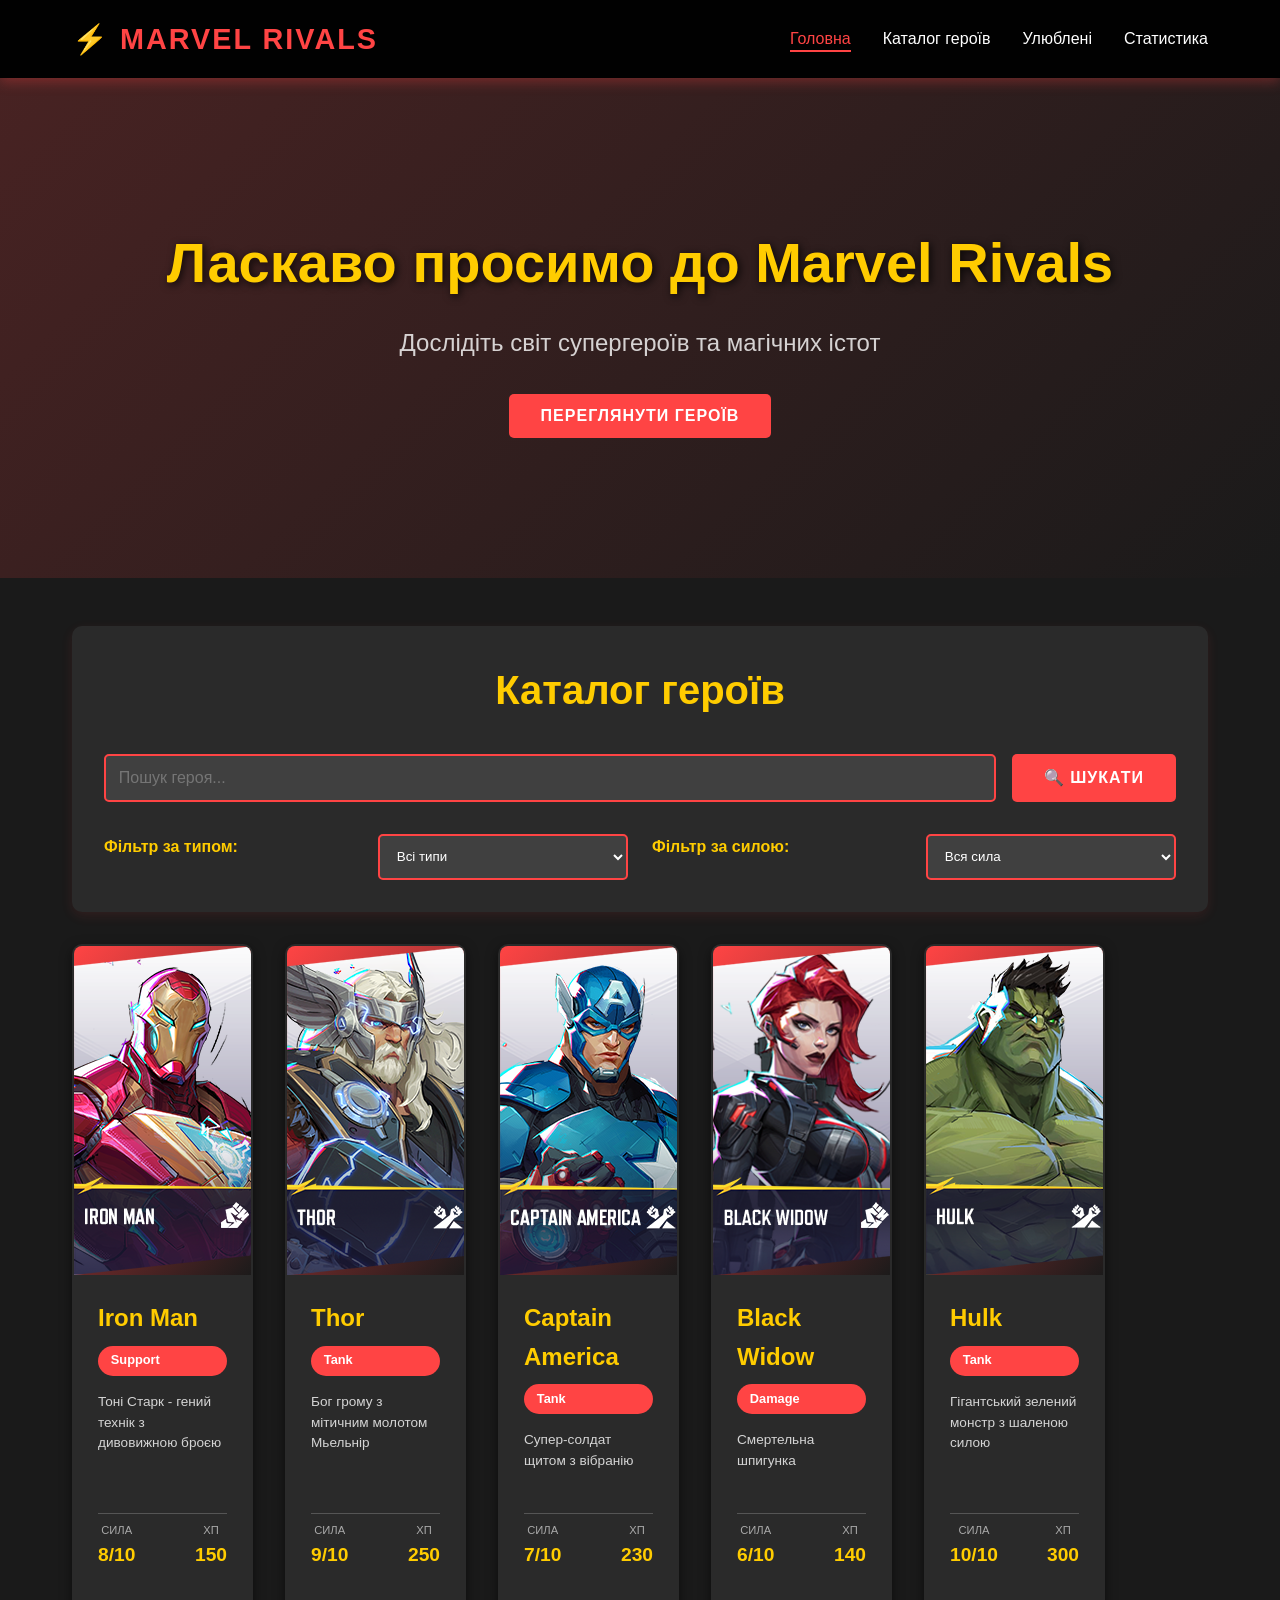
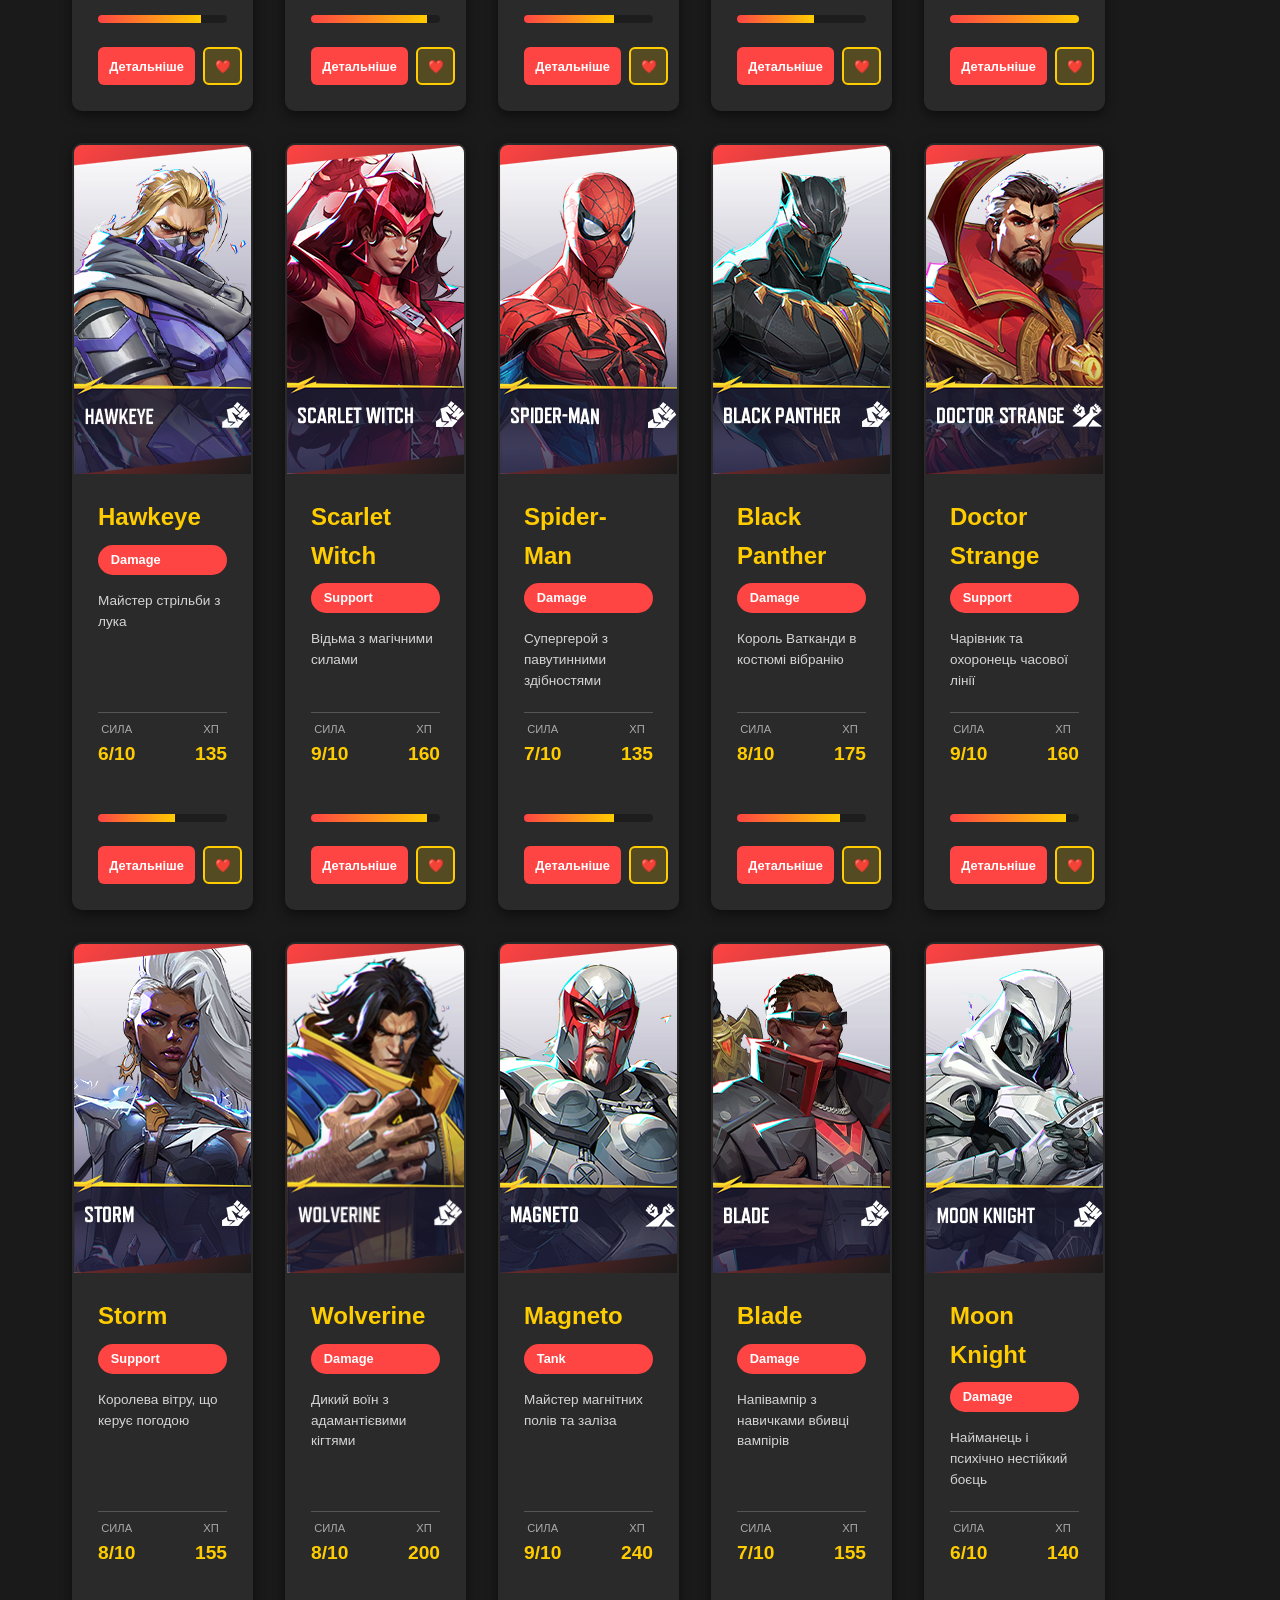
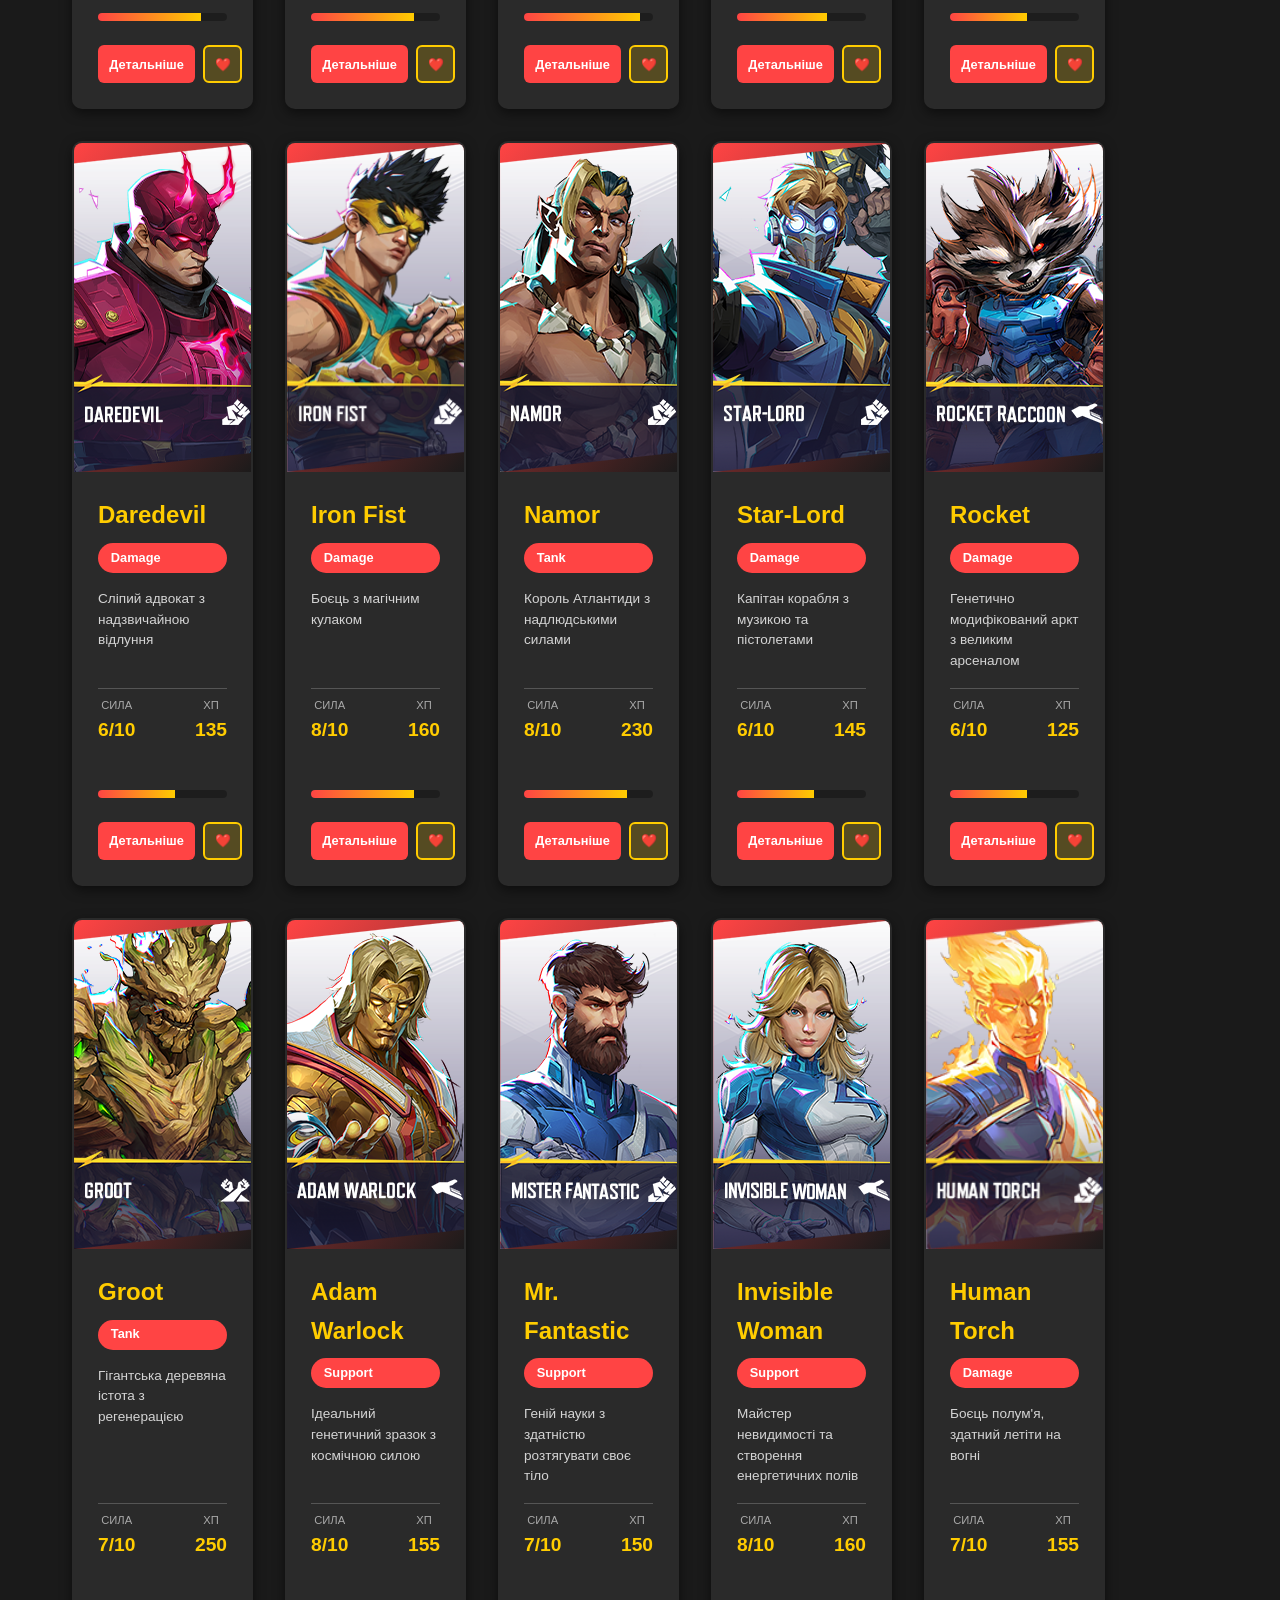
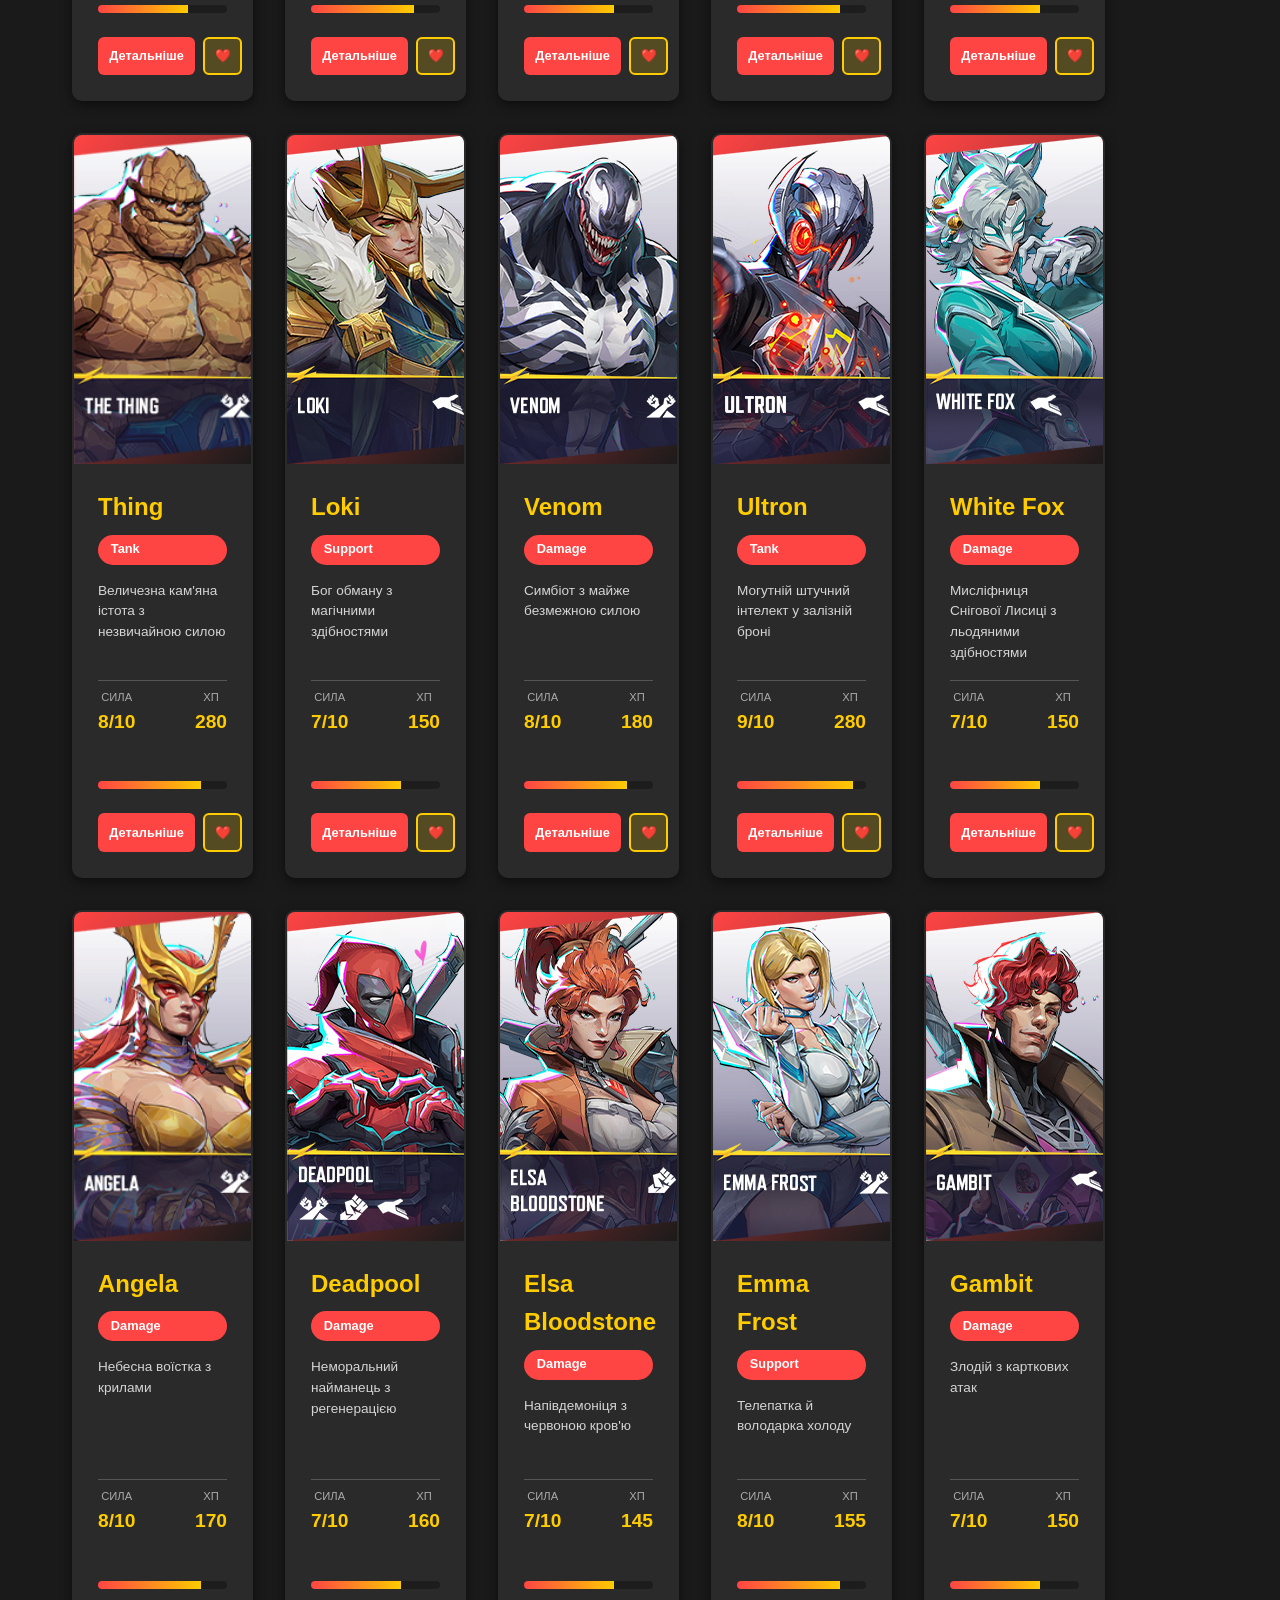
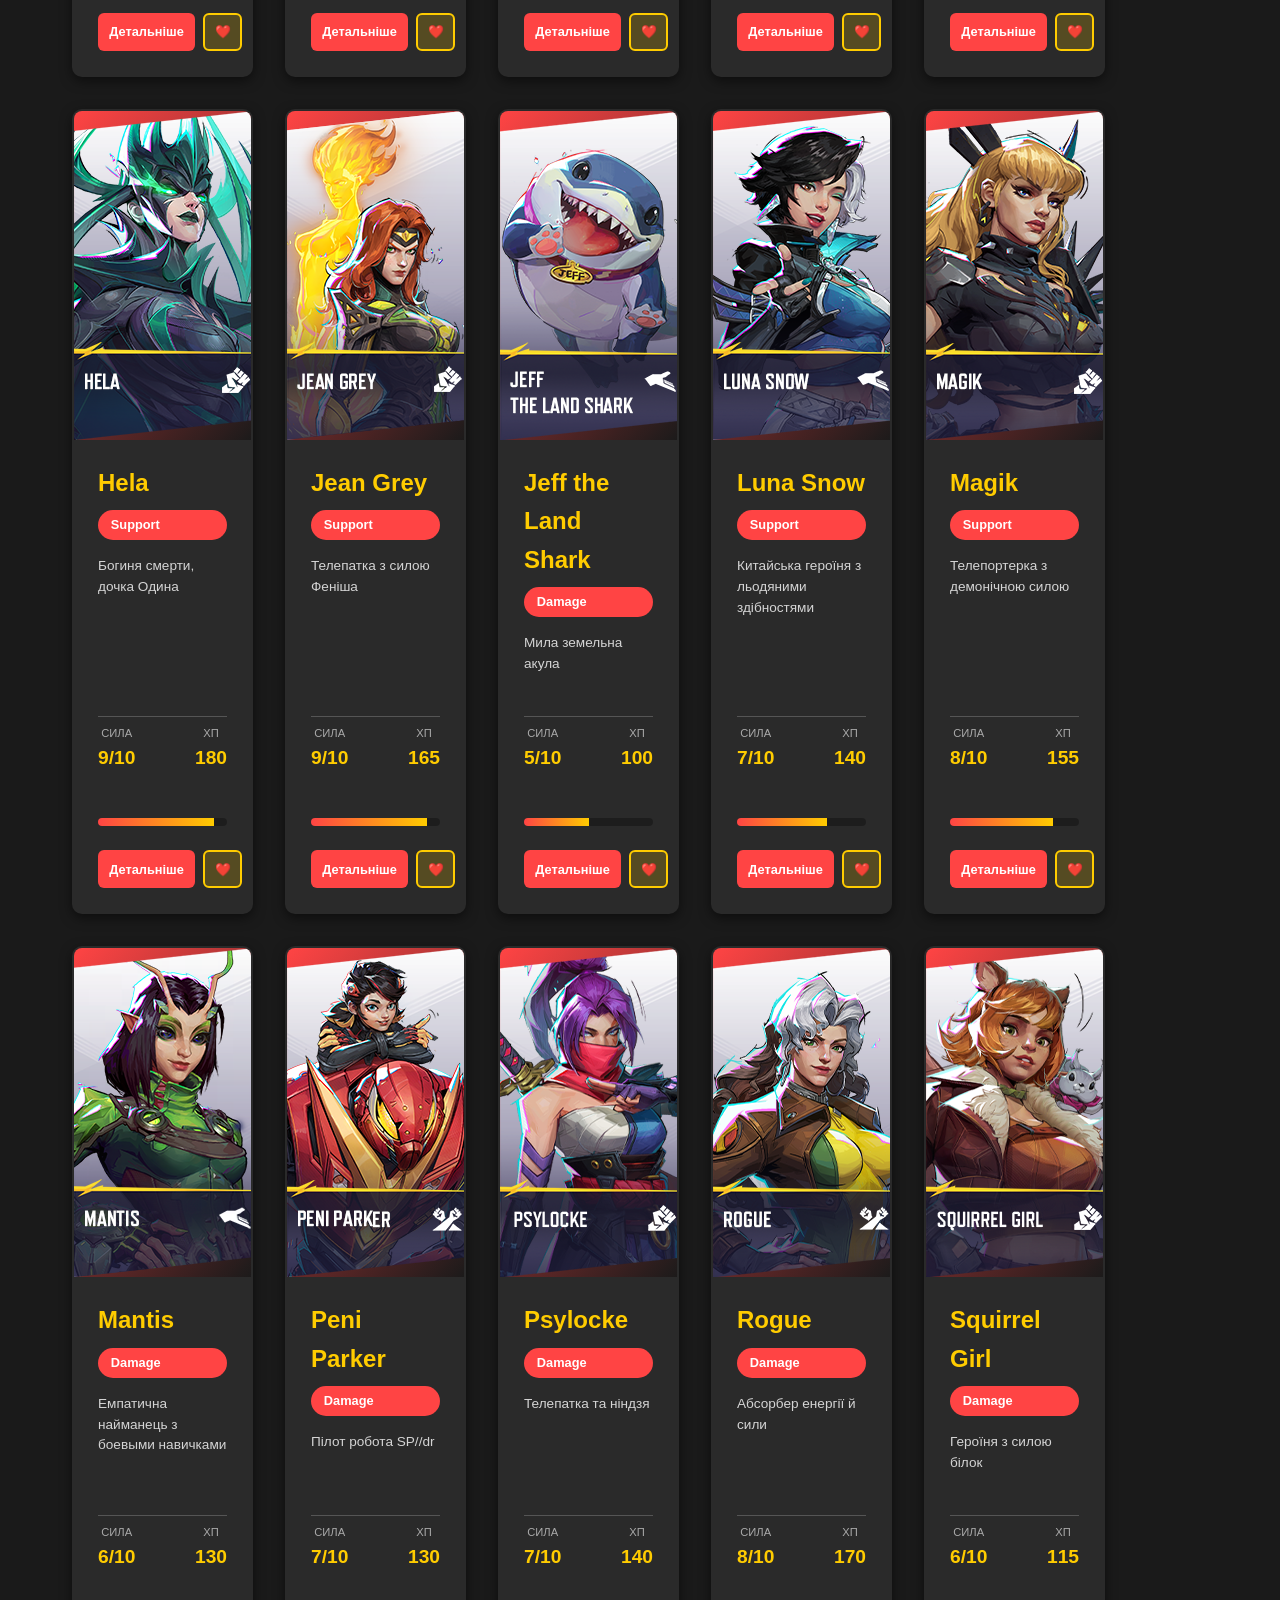
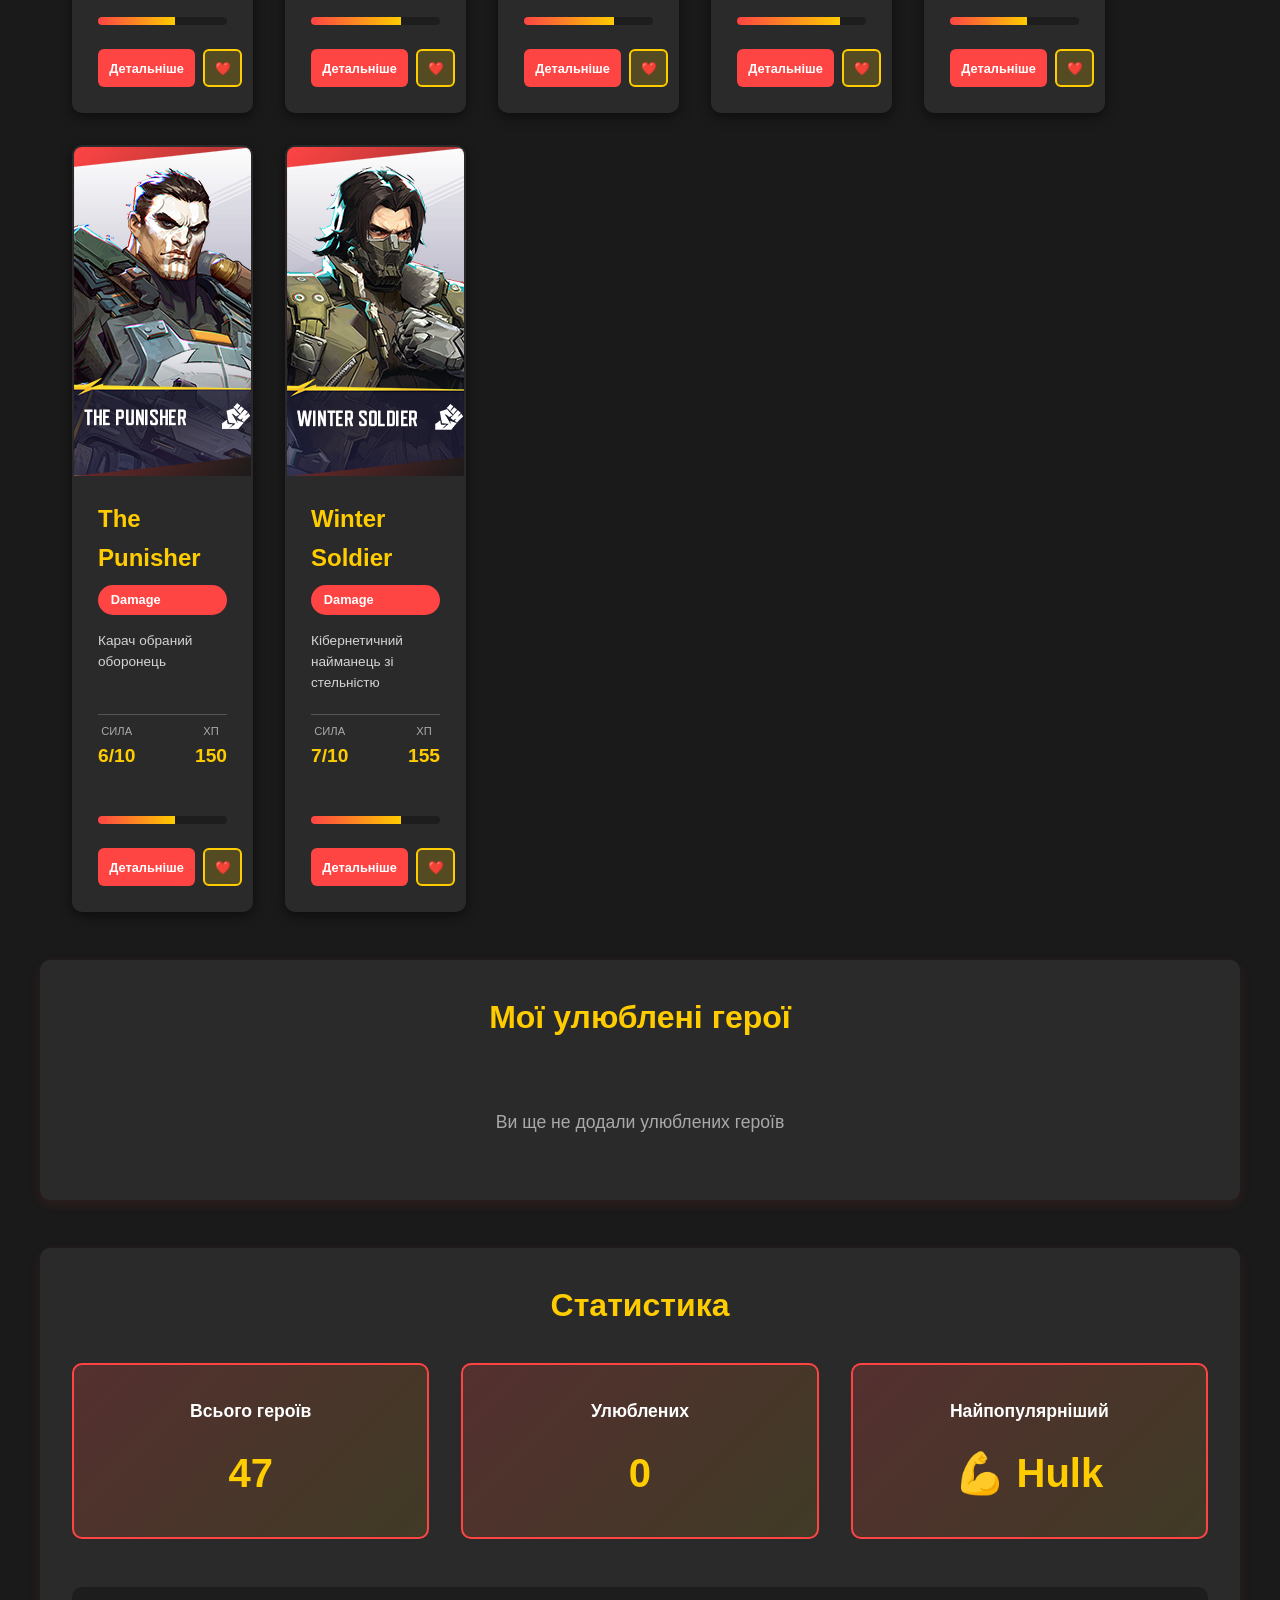
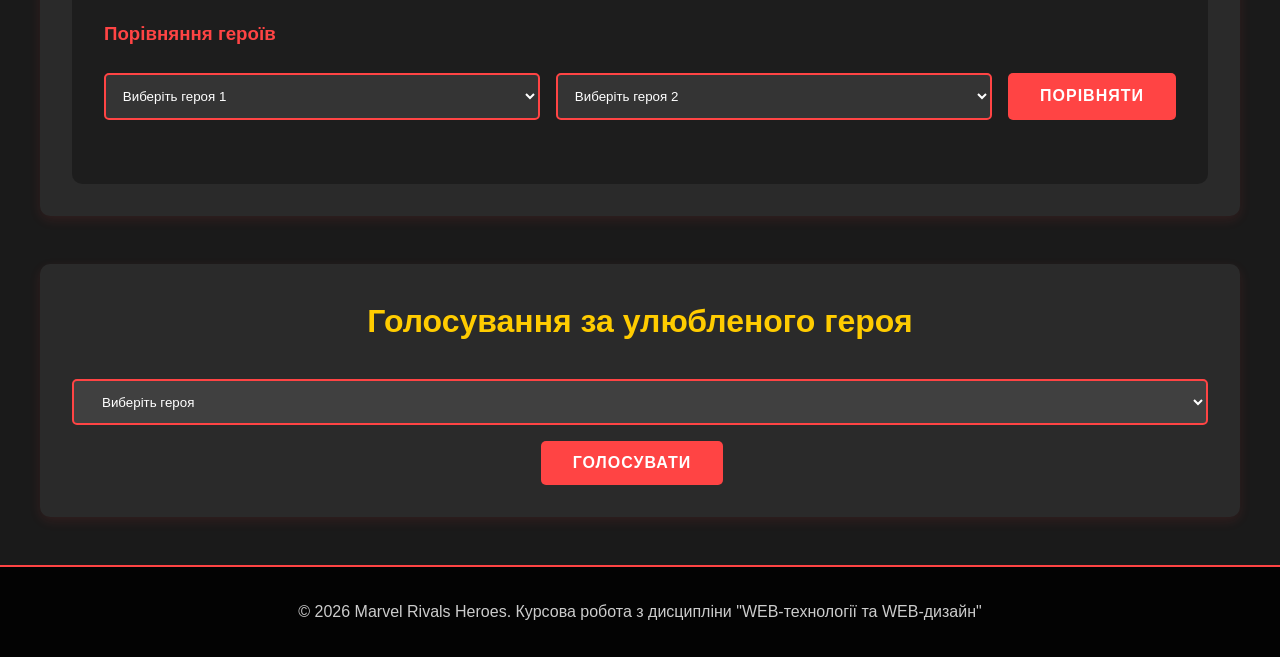
<file: index.html>
<!DOCTYPE html> <!-- Основний тип документу -->
<html lang="uk"> <!-- HTML элемент з мовою uk -->
<head> <!-- Голова документу -->
    <meta charset="UTF-8"> <!-- Кодування UTF-8 -->
    <meta name="viewport" content="width=device-width, initial-scale=1.0"> <!-- Meta viewport для адаптивного дизайну -->
    <title>Marvel Rivals - Герої та персонажі</title> <!-- Заголовок сторінки -->
    <link rel="stylesheet" href="css/styles.css"> <!-- Посилання на зовнішній CSS файл -->
</head> <!-- Кінець голови -->
<body> <!-- Основне тіло документу -->
    <!-- Навігаційне меню --> 
    <header> <!-- Header елемент для шапки -->
        <nav class="navbar"> <!-- Nav елемент з класом navbar -->
            <div class="nav-container"> <!-- DIV контейнер для навігації -->
                <span class="logo" onclick="window.open('https://www.marvelrivals.com', '_blank')">⚡ Marvel Rivals</span> <!-- Логотип посилання на офіційний сайт -->
                <ul class="nav-menu"> <!-- Ненумерований список навігації -->
                    <li><a href="#home" class="nav-link active">Головна</a></li> <!-- LI из A элемент с href -->
                    <li><a href="#catalog" class="nav-link">Каталог героїв</a></li> <!-- Link до каталогу -->
                    <li><a href="#favorites" class="nav-link">Улюблені</a></li> <!-- Link до улюблених -->
                    <li><a href="#stats" class="nav-link">Статистика</a></li> <!-- Link до статистики -->
                </ul> <!-- Кінець списка навігації -->
            </div> <!-- Кінець контейнеру -->
        </nav> <!-- Кінець навіции -->
    </header> <!-- Кінець header -->

    <!-- Основний контент сторінки --> 
    <main> <!-- Main елемент для основного контенту -->
        <!-- Головна секція --> 
        <section id="home" class="hero-section"> <!-- Section елемент z ID та класом -->
        <div class="hero-content"> <!-- DIV для контенту героя -->
            <h2>Ласкаво просимо до Marvel Rivals</h2> <!-- H2 заголовок -->
            <p>Дослідіть світ супергероїв та магічних істот</p> <!-- P елемент зі текстом -->
            <button class="btn-primary" onclick="scrollToSection('catalog')">Переглянути героїв</button> <!-- Button з класом та onclick -->
        </div> <!-- Кінець div -->
    </section> <!-- Кінець section -->

    <!-- Фільтрація та пошук --> 
    <section id="catalog" class="catalog-section">
        <div class="filter-container">
            <h2>Каталог героїв</h2>
            
            <div class="search-bar">
                <input type="text" id="searchInput" placeholder="Пошук героя..." class="search-input">
                <button onclick="searchHeroes()" class="btn-search">🔍 Шукати</button>
            </div>

            <div class="filter-controls">
                <label>Фільтр за типом:</label>
                <select id="typeFilter" onchange="filterHeroes()" class="filter-select">
                    <option value="">Всі типи</option>
                    <option value="Superhero">Супергерой</option>
                    <option value="Villain">Лиходій</option>
                    <option value="Mutant">Мутант</option>
                    <option value="Alien">Інопланетянин</option>
                </select>

                <label>Фільтр за силою:</label>
                <select id="powerFilter" onchange="filterHeroes()" class="filter-select">
                    <option value="">Вся сила</option>
                    <option value="1">1-2</option>
                    <option value="2">3-5</option>
                    <option value="3">6-8</option>
                    <option value="4">9-10</option>
                </select>
            </div>
        </div>

        <!-- Grid героїв -->
        <div id="heroesGrid" class="heroes-grid">
            <!-- Герої будуть завантажені через JavaScript -->
        </div>
    </section>

    <!-- Улюблені герої -->
    <section id="favorites" class="favorites-section">
        <h2>Мої улюблені герої</h2>
        <div id="favoritesList" class="favorites-list">
            <p class="empty-message">Ви ще не додали улюблених героїв</p>
        </div>
        </section>

        <!-- Статистика -->
        <section id="stats" class="stats-section">
        <h2>Статистика</h2>
        <div class="stats-container">
            <div class="stat-card">
                <h3>Всього героїв</h3>
                <p id="totalHeroes" class="stat-value">0</p>
            </div>
            <div class="stat-card">
                <h3>Улюблених</h3>
                <p id="favoritesCount" class="stat-value">0</p>
            </div>
            <div class="stat-card">
                <h3>Найпопулярніший</h3>
                <p id="mostPopular" class="stat-value">-</p>
            </div>
        </div>

        <div class="comparison-section">
            <h3>Порівняння героїв</h3>
            <div class="comparison-controls">
                <select id="hero1Select" class="filter-select">
                    <option value="">Виберіть героя 1</option>
                </select>
                <select id="hero2Select" class="filter-select">
                    <option value="">Виберіть героя 2</option>
                </select>
                <button onclick="compareHeroes()" class="btn-primary">Порівняти</button>
            </div>
            <div id="comparisonResult" class="comparison-result"></div>
        </div>
        </section>

        <!-- Форма голосування -->
        <section class="voting-section">
        <h2>Голосування за улюбленого героя</h2>
        <div class="vote-container">
            <select id="voteHero" class="filter-select">
                <option value="">Виберіть героя</option>
            </select>
            <button onclick="voteFavorite()" class="btn-primary">Голосувати</button>
            <p id="voteMessage" class="vote-message"></p>
        </div>
        </section>

        <!-- Модальне вікно для деталей героя -->
        <div id="heroModal" class="modal">
        <div class="modal-content">
            <span class="modal-close" onclick="closeModal()">&times;</span>
            <div id="heroDetail" class="hero-detail">
                <!-- Деталі героя будуть завантажені через JavaScript -->
            </div>
            </div>
        </div>
    </main> <!-- Кінець main -->

    <!-- Footer -->
    <footer>
        <p>&copy; 2026 Marvel Rivals Heroes. Курсова робота з дисципліни "WEB-технології та WEB-дизайн"</p>
    </footer>

    <script src="js/data-extended.js"></script>
    <script src="js/script.js"></script>
</body>
</html>
</file>
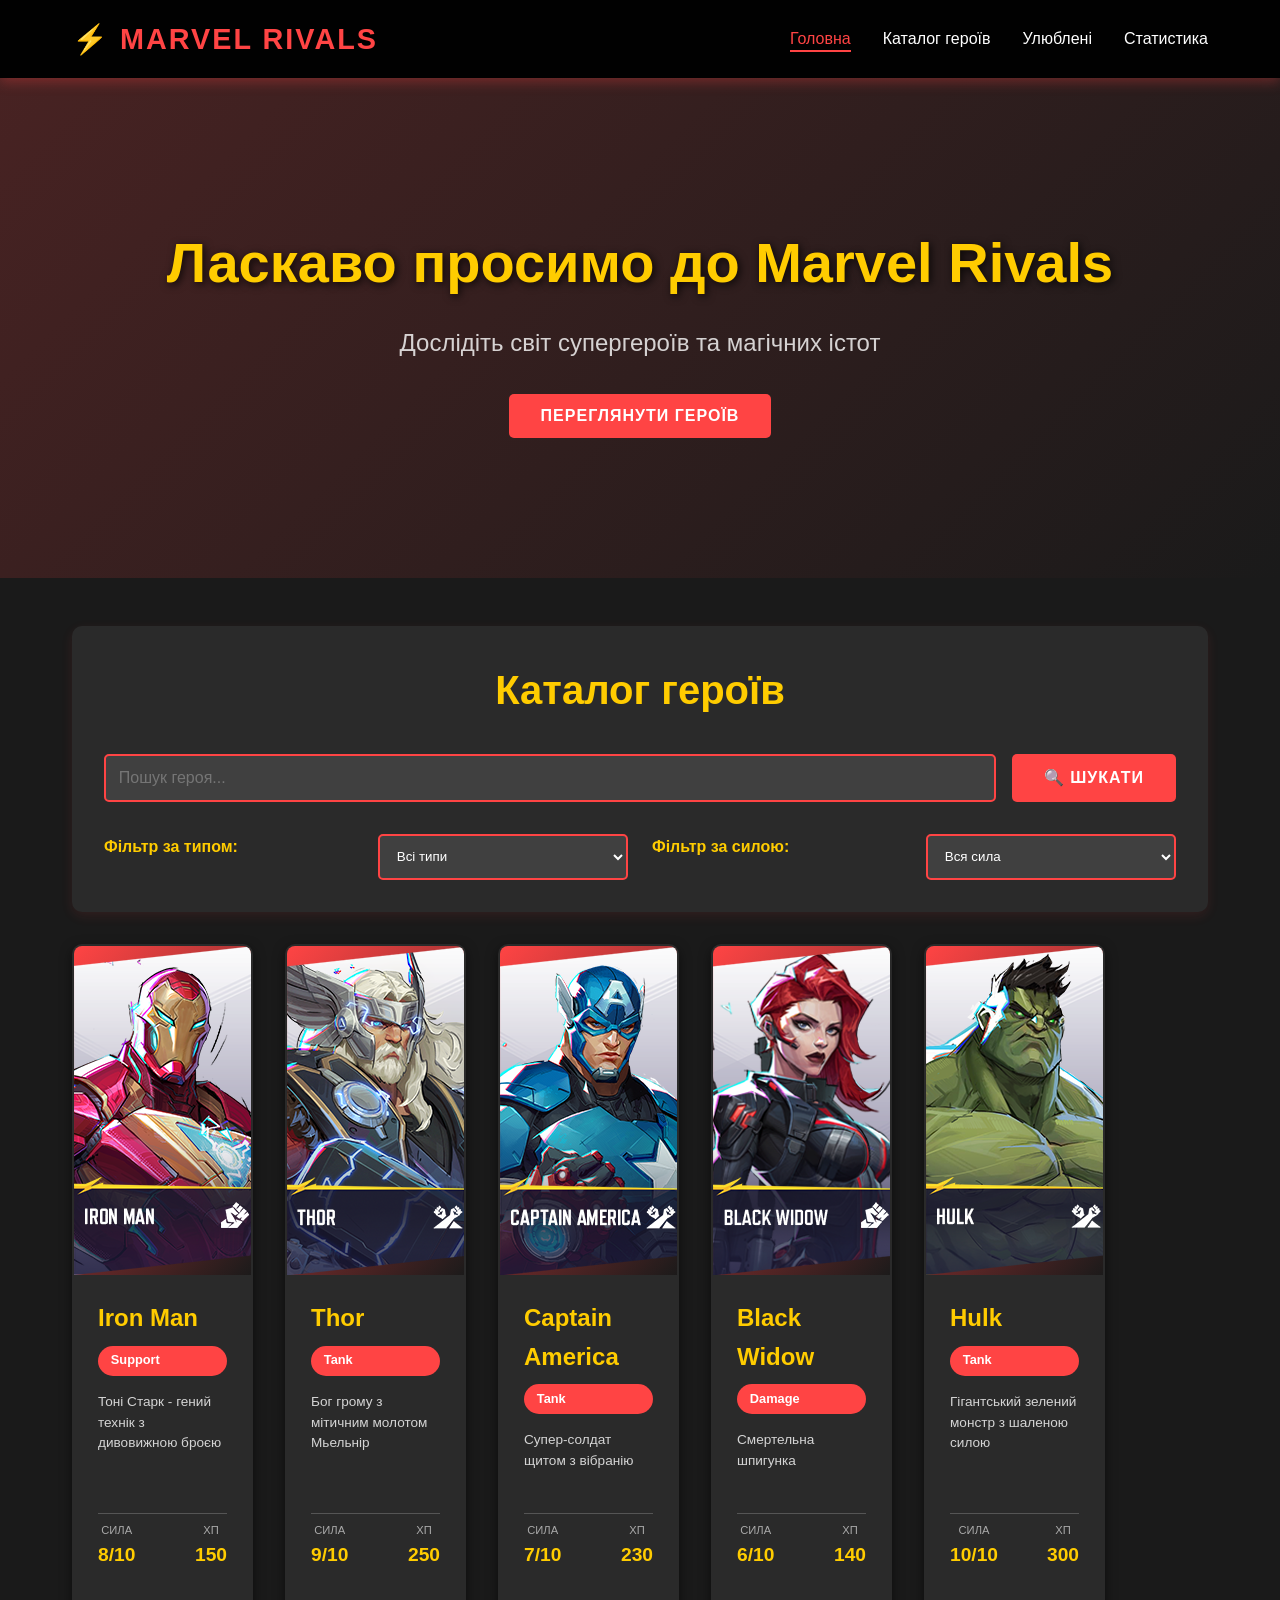
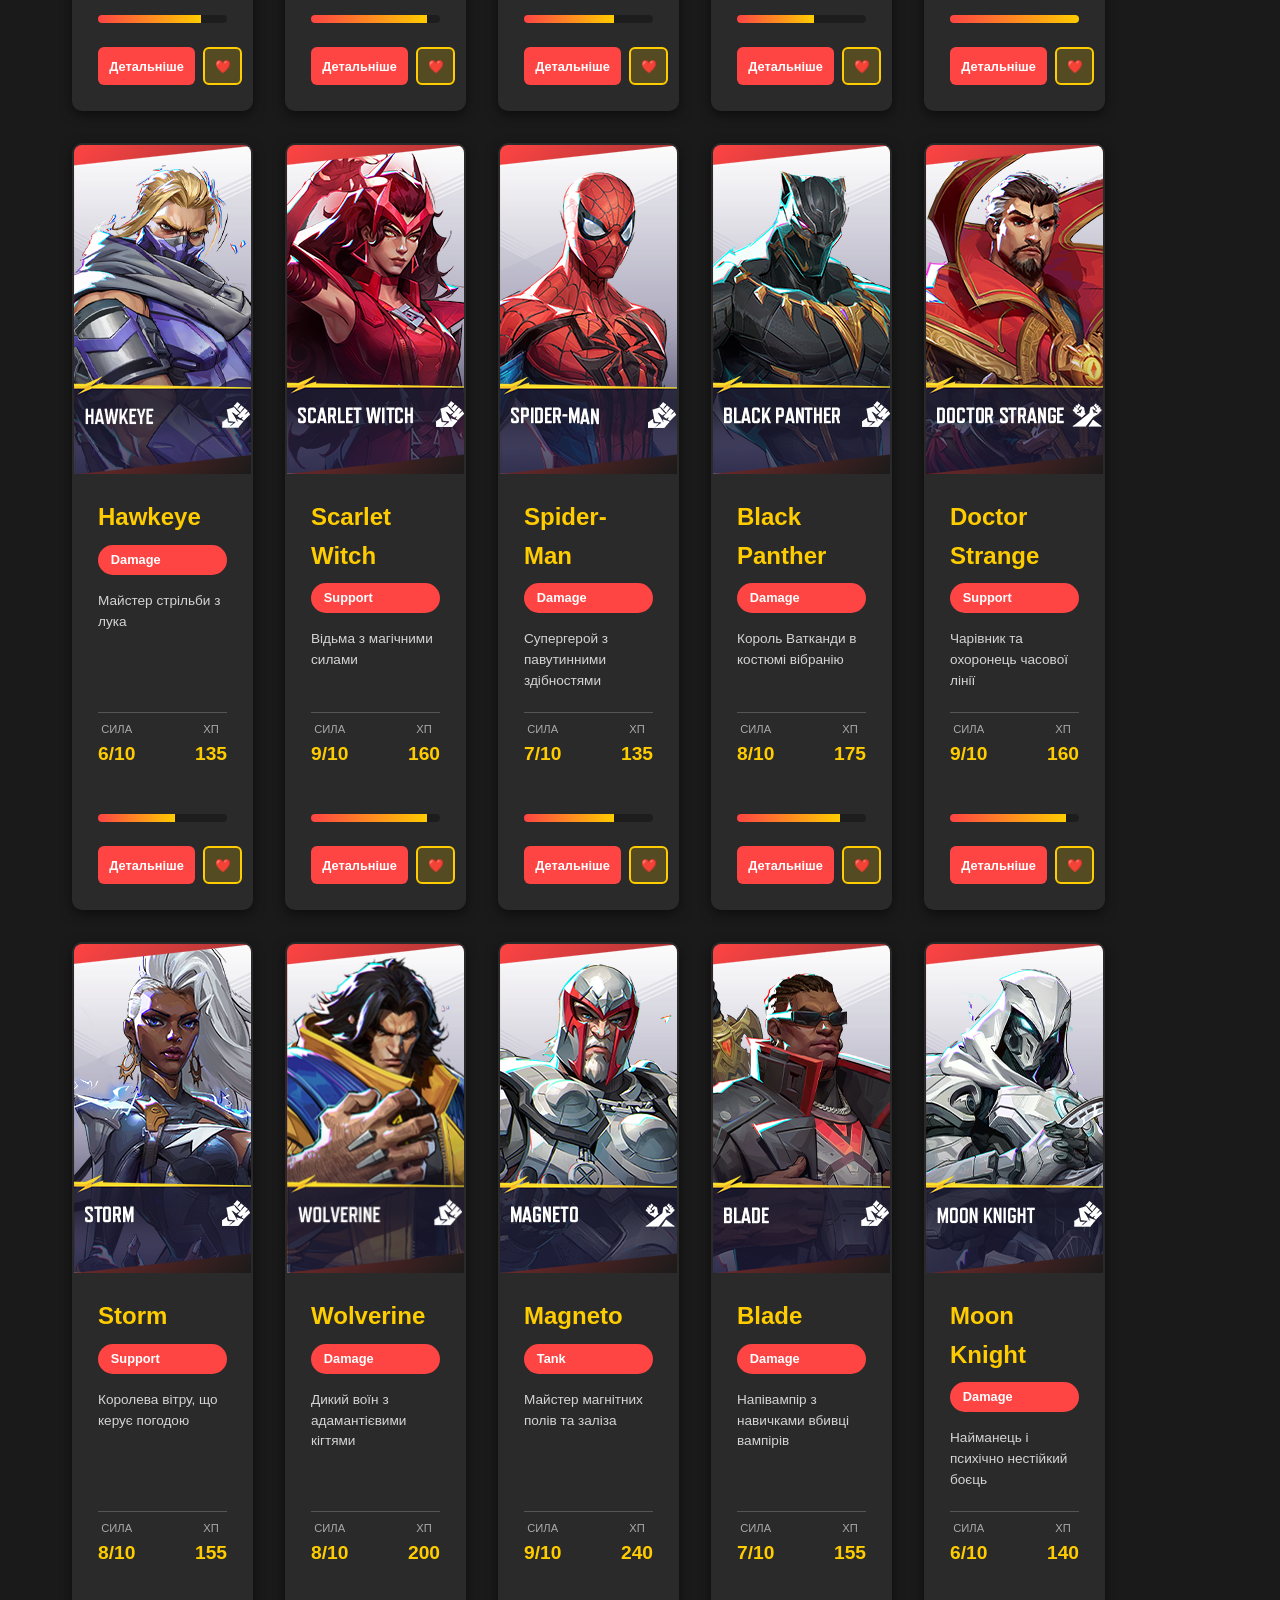
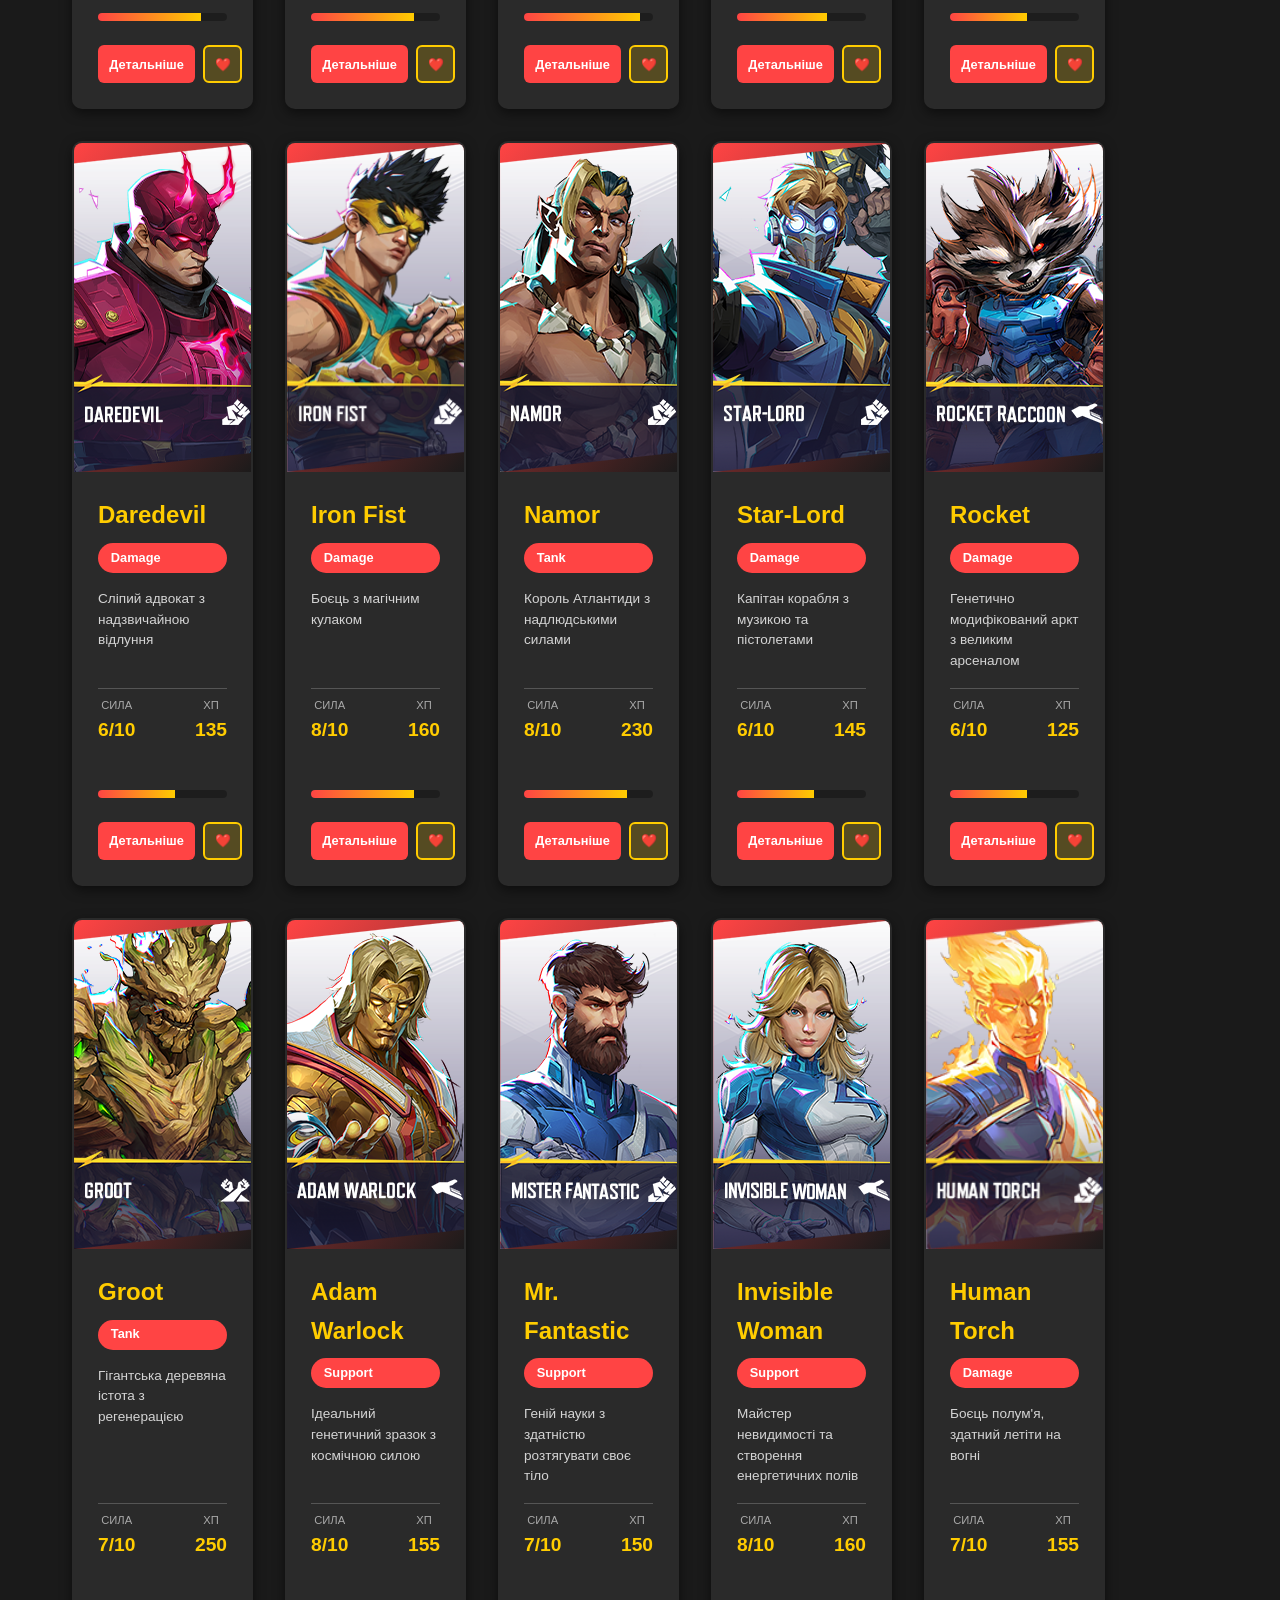
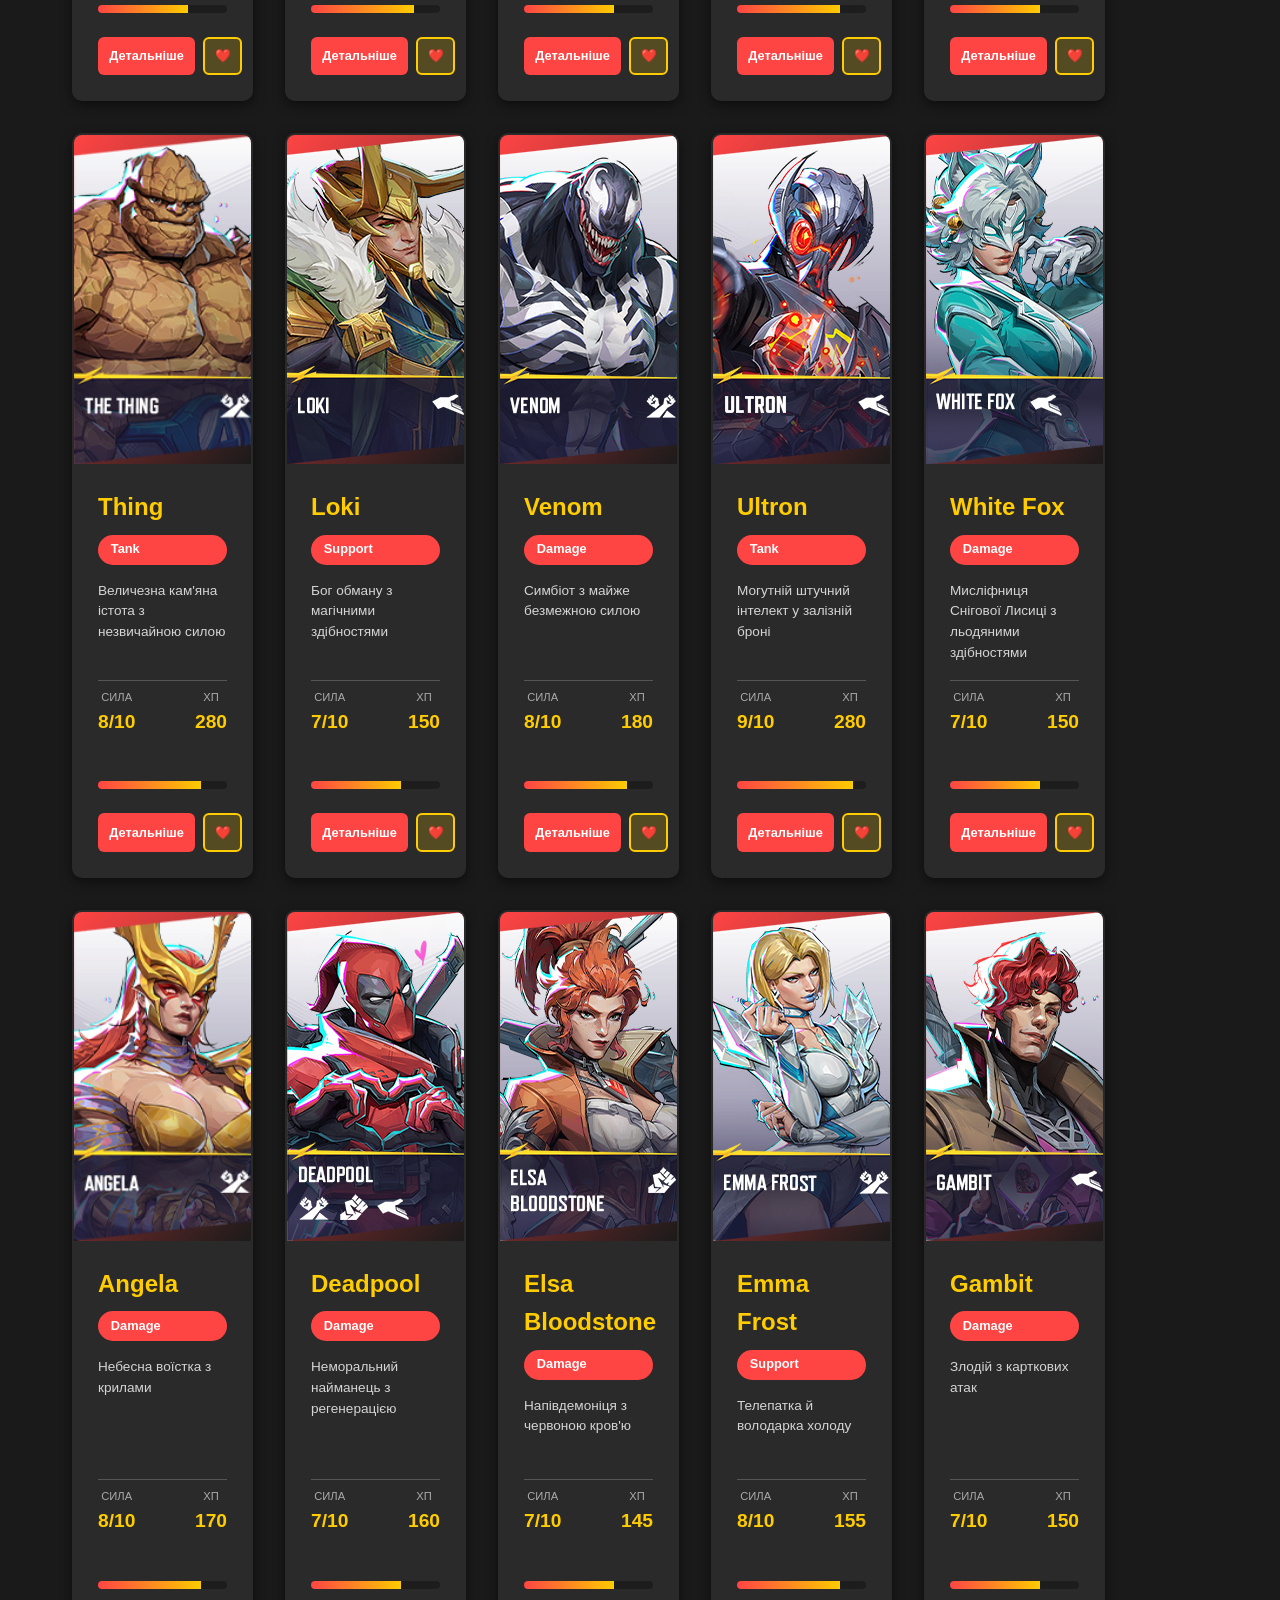
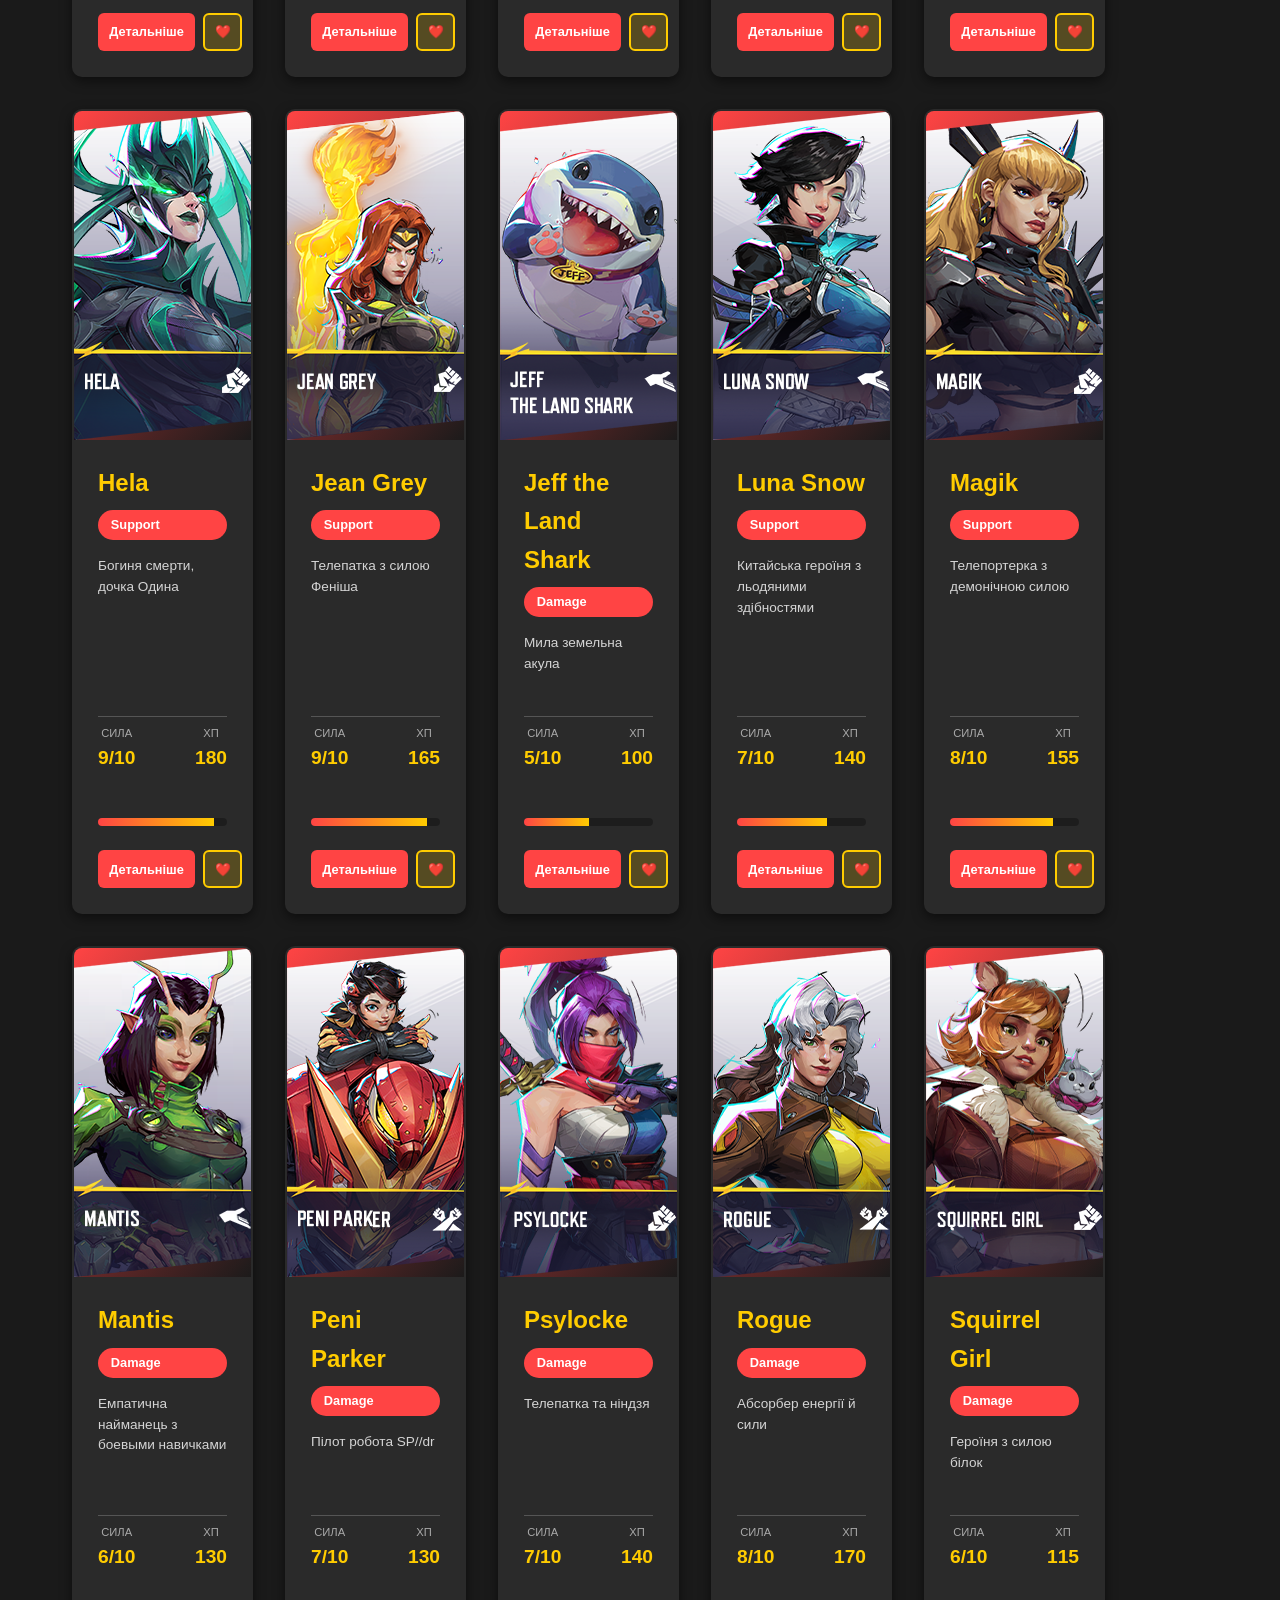
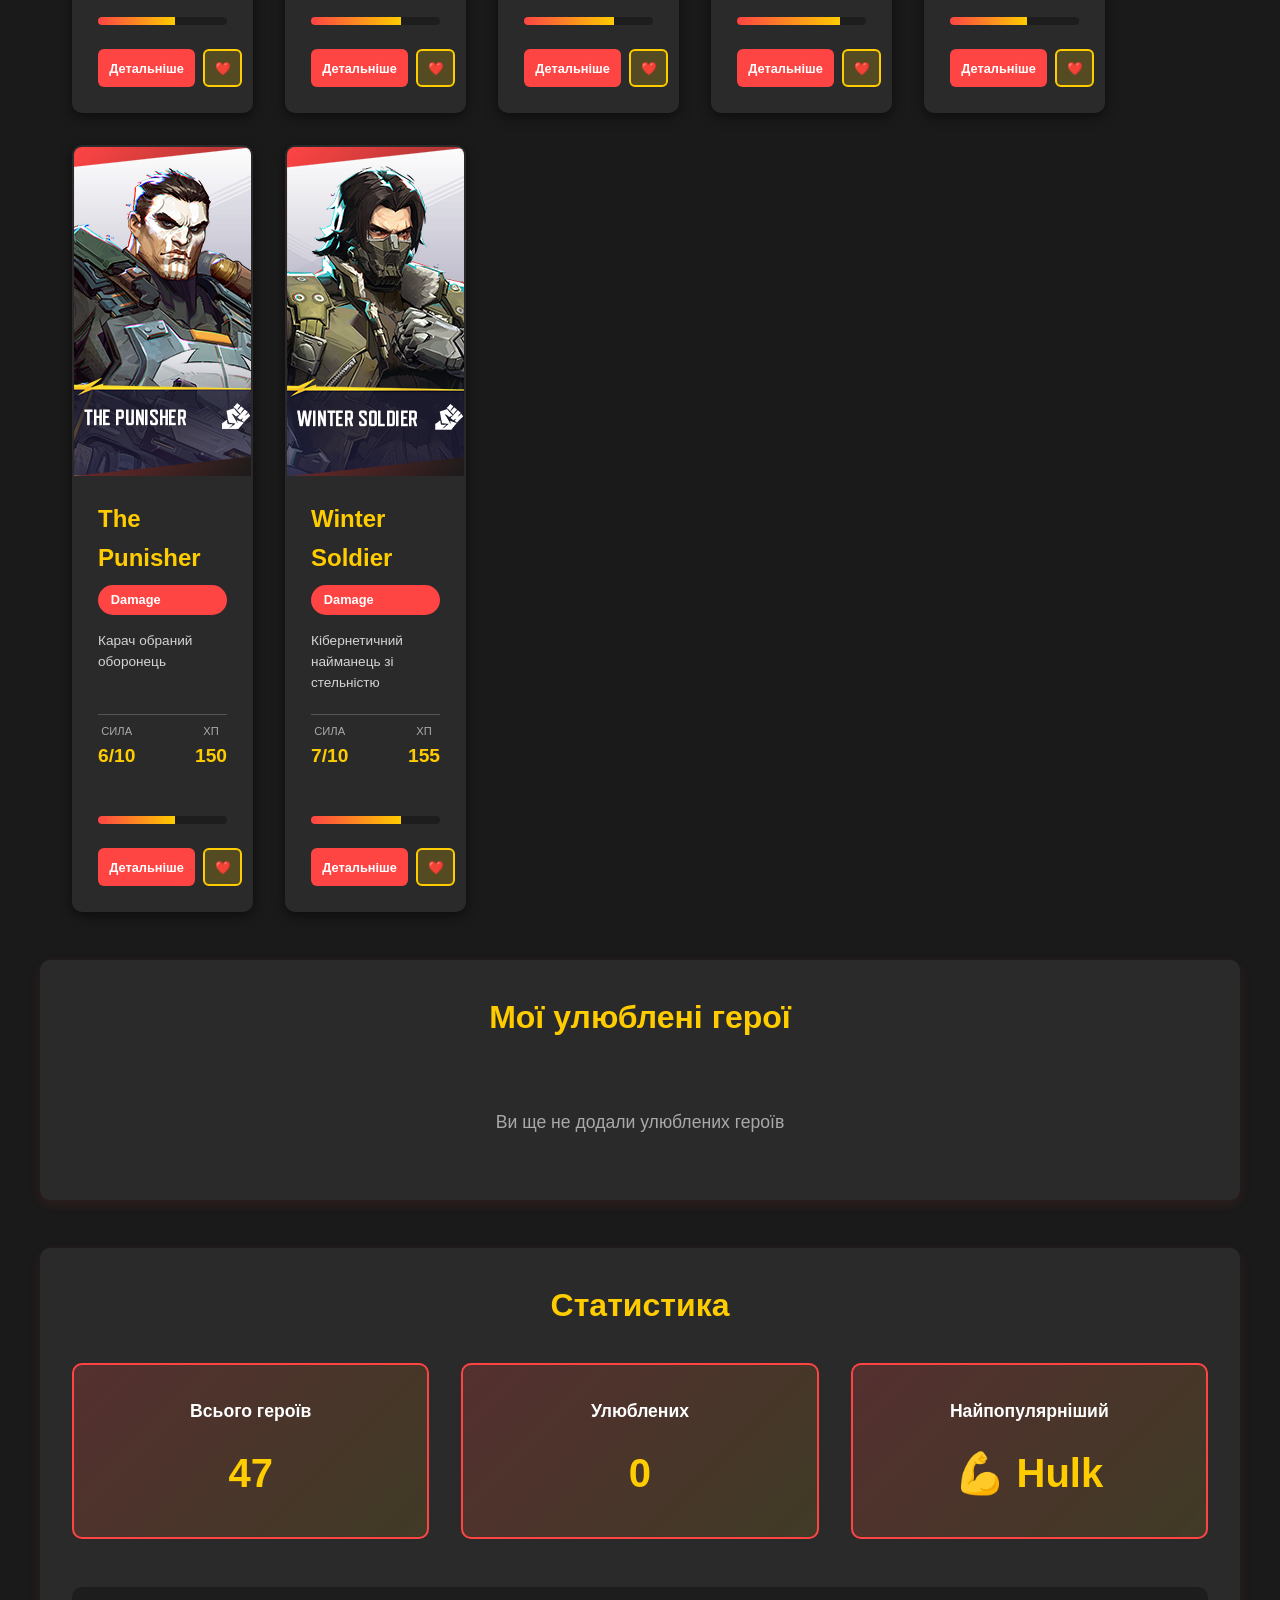
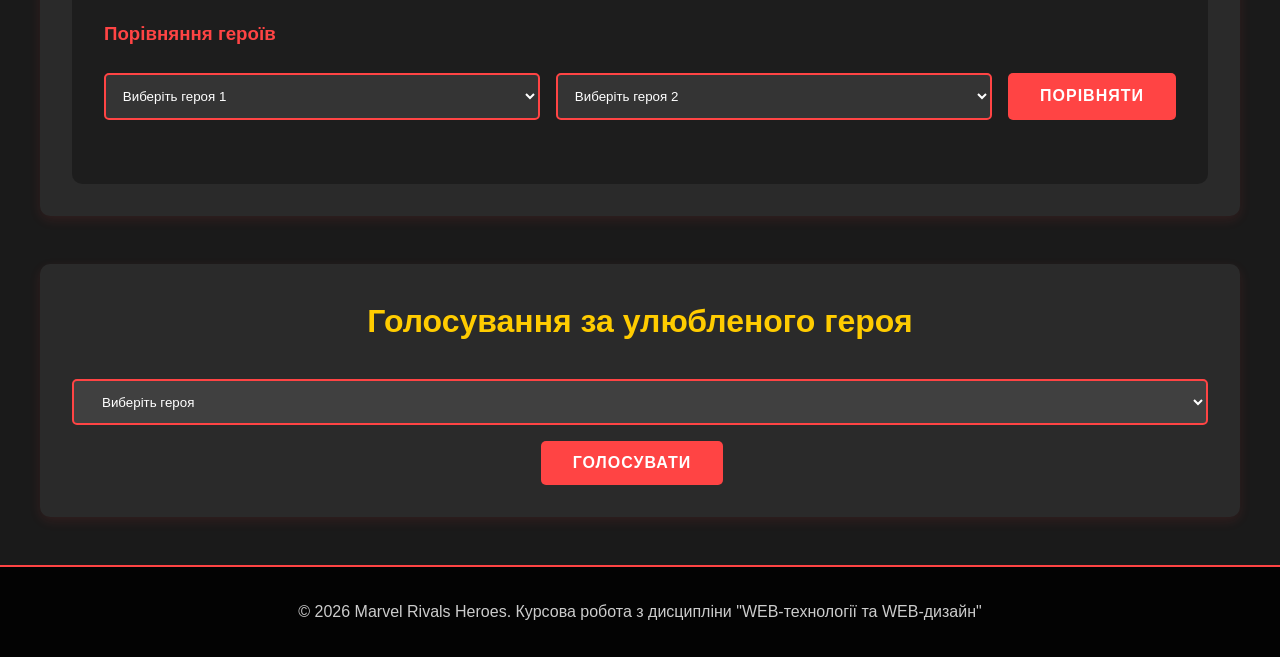
<file: hero-details.html>
<!DOCTYPE html> <!-- Основний тип документу -->
<html lang="uk"> <!-- HTML елемент з мовою -->
<head> <!-- Голова документу -->
    <meta charset="UTF-8"> <!-- Кодування символів -->
    <meta name="viewport" content="width=device-width, initial-scale=1.0"> <!-- Адаптивна ширина -->
    <title>Деталі персонажа - Marvel Rivals</title> <!-- Заголовок сторінки -->
    <link rel="stylesheet" href="css/styles.css"> <!-- Посилання на CSS -->
    <style>  
        .hero-details-page { /* CSS селектор класу */
            max-width: 1200px; /* Max-width властивість */
            margin: 0 auto; /* Auto margin */
            padding: 2rem; /* Padding */
        }

        .hero-header { /* Новий CSS клас */
            display: grid; /* Grid display */
            grid-template-columns: 300px 1fr; /* Grid columns */
            gap: 3rem; /* Gap для grid */
            margin-bottom: 3rem; /* Margin */
            background-color: var(--card-bg); /* Використання CSS змінної */
            padding: 2rem; /* Padding */
            border-radius: 10px; /* Border-radius для скруглення */
            border: 2px solid var(--primary-color); /* Border властивість */
        }

        .hero-image-large { /* CSS клас для великого зображення */
            width: 100%; /* Width властивість */
            height: 400px; /* Height властивість */
            background: linear-gradient(135deg, var(--primary-color), var(--secondary-color)); /* Linear-gradient */
            border-radius: 10px;
            display: flex;
            align-items: center;
            justify-content: center;
            font-size: 5rem;
            overflow: hidden;
        }

        .hero-image-large img {
            width: 100%;
            height: 100%;
            object-fit: cover;
        }

        .hero-basic-info h1 {
            font-size: 3rem;
            color: var(--accent-color);
            margin-bottom: 1rem;
        }

        .hero-basic-info .hero-type {
            display: inline-block;
            background-color: var(--primary-color);
            color: var(--text-color);
            padding: 0.5rem 1.5rem;
            border-radius: 20px;
            font-size: 1rem;
            margin-bottom: 1rem;
            font-weight: bold;
        }

        .hero-basic-info .role-badge {
            display: inline-block;
            background-color: var(--accent-color);
            color: var(--secondary-color);
            padding: 0.5rem 1rem;
            border-radius: 20px;
            font-size: 0.9rem;
            margin-left: 0.5rem;
            font-weight: bold;
        }

        .stats-grid {
            display: grid;
            grid-template-columns: repeat(2, 1fr);
            gap: 1rem;
            margin-top: 1.5rem;
        }

        .stat-item {
            background-color: rgba(255, 68, 68, 0.1);
            padding: 1rem;
            border-radius: 8px;
            border-left: 3px solid var(--primary-color);
        }

        .stat-item-label {
            color: rgba(255, 255, 255, 0.8);
            font-size: 0.9rem;
        }

        .stat-item-value {
            font-size: 1.8rem;
            font-weight: bold;
            color: var(--accent-color);
            margin-top: 0.5rem;
        }

        .section {
            background-color: var(--card-bg);
            padding: 2rem;
            border-radius: 10px;
            margin-bottom: 2rem;
            border: 1px solid rgba(255, 68, 68, 0.2);
        }

        .section h2 {
            font-size: 1.8rem;
            color: var(--accent-color);
            margin-bottom: 1.5rem;
            display: flex;
            align-items: center;
            gap: 1rem;
        }

        .section h2::before {
            content: '';
            width: 4px;
            height: 1.8rem;
            background-color: var(--primary-color);
            border-radius: 2px;
        }

        .story-text {
            line-height: 1.8;
            color: rgba(255, 255, 255, 0.9);
            font-size: 1.05rem;
            text-align: justify;
        }

        .abilities-grid {
            display: grid;
            grid-template-columns: repeat(auto-fit, minmax(250px, 1fr));
            gap: 1.5rem;
        }

        .ability-card {
            background-color: rgba(255, 204, 0, 0.1);
            border: 2px solid var(--accent-color);
            border-radius: 8px;
            padding: 1.5rem;
            transition: all 0.3s ease;
        }

        .ability-card:hover {
            background-color: rgba(255, 204, 0, 0.2);
            transform: translateY(-5px);
            box-shadow: 0 8px 16px rgba(255, 204, 0, 0.2);
        }

        .ability-name {
            font-size: 1.3rem;
            font-weight: bold;
            color: var(--accent-color);
            margin-bottom: 0.5rem;
        }

        .ability-description {
            color: rgba(255, 255, 255, 0.85);
            font-size: 0.95rem;
        }

        .comparison-stats {
            background-color: rgba(0, 0, 0, 0.3);
            padding: 1rem;
            border-radius: 8px;
            margin-top: 1rem;
        }

        .comparison-stat {
            display: flex;
            justify-content: space-between;
            align-items: center;
            padding: 0.8rem 0;
            border-bottom: 1px solid rgba(255, 68, 68, 0.2);
        }

        .comparison-stat:last-child {
            border-bottom: none;
        }

        .stat-bar {
            height: 8px;
            background-color: rgba(0, 0, 0, 0.5);
            border-radius: 4px;
            overflow: hidden;
            margin-top: 0.5rem;
            width: 100%;
        }

        .stat-bar-fill {
            height: 100%;
            background: linear-gradient(90deg, var(--primary-color), var(--accent-color));
            border-radius: 4px;
        }

        .team-info {
            display: grid;
            grid-template-columns: repeat(auto-fit, minmax(200px, 1fr));
            gap: 1.5rem;
            margin-top: 1rem;
        }

        .team-card {
            background-color: rgba(255, 68, 68, 0.1);
            border: 2px solid var(--primary-color);
            border-radius: 8px;
            padding: 1.5rem;
            text-align: center;
        }

        .team-card h3 {
            color: var(--accent-color);
            margin-bottom: 0.5rem;
        }

        .team-card p {
            color: rgba(255, 255, 255, 0.8);
            font-size: 0.95rem;
        }

        .quote-section {
            background: linear-gradient(135deg, rgba(255, 68, 68, 0.2), rgba(255, 204, 0, 0.1));
            border: 2px solid var(--primary-color);
            border-radius: 10px;
            padding: 2rem;
            text-align: center;
            margin-bottom: 2rem;
        }

        .quote-text {
            font-size: 1.5rem;
            font-style: italic;
            color: var(--accent-color);
            margin-bottom: 0.5rem;
        }

        .quote-source {
            color: rgba(255, 255, 255, 0.7);
            font-size: 1rem;
        }

        .back-button {
            display: inline-block;
            background-color: var(--primary-color);
            color: var(--text-color);
            padding: 0.8rem 2rem;
            border-radius: 5px;
            text-decoration: none;
            font-weight: bold;
            margin-bottom: 2rem;
            transition: all 0.3s ease;
        }

        .back-button:hover {
            background-color: var(--hover-color);
            transform: translateX(-5px);
        }

        .relations-section {
            display: grid;
            grid-template-columns: repeat(auto-fit, minmax(150px, 1fr));
            gap: 1rem;
            margin-top: 1rem;
        }

        .relation-card {
            background-color: rgba(255, 255, 255, 0.05);
            border: 1px solid rgba(255, 68, 68, 0.3);
            border-radius: 8px;
            padding: 1rem;
            text-align: center;
            transition: all 0.3s ease;
        }

        .relation-card:hover {
            background-color: rgba(255, 68, 68, 0.1);
            border-color: var(--primary-color);
        }

        .relation-name {
            font-weight: bold;
            color: var(--accent-color);
            font-size: 0.95rem;
        }

        .gallery-section {
            margin-top: 2rem;
        }

        .gallery-grid {
            display: grid;
            grid-template-columns: repeat(auto-fit, minmax(200px, 1fr));
            gap: 1rem;
            margin-top: 1rem;
        }

        .gallery-item {
            aspect-ratio: 1;
            background-color: rgba(255, 68, 68, 0.1);
            border-radius: 8px;
            overflow: hidden;
            border: 2px solid rgba(255, 68, 68, 0.2);
            transition: all 0.3s ease;
        }

        .gallery-item:hover {
            border-color: var(--primary-color);
            box-shadow: 0 8px 16px rgba(255, 68, 68, 0.3);
        }

        @media (max-width: 768px) {
            .hero-header {
                grid-template-columns: 1fr;
                gap: 1rem;
            }

            .hero-basic-info h1 {
                font-size: 2rem;
            }

            .section h2 {
                font-size: 1.3rem;
            }

            .abilities-grid {
                grid-template-columns: 1fr;
            }

            .stat-bar {
                margin-top: 0.5rem;
            }
        }
    </style>
</head>
<body>
    <!-- Навигация -->
    <header>
        <nav class="navbar">
            <div class="nav-container">
                <span class="logo" onclick="window.open('https://www.marvelrivals.com', '_blank')">⚡ Marvel Rivals</span>
                <ul class="nav-menu">
                    <li><a href="index.html" class="nav-link">← Назад до каталогу</a></li>
                </ul>
            </div>
        </nav>
    </header>

    <!-- Основной контент -->
    <main class="hero-details-page">
        <a href="index.html" class="back-button">← Назад до каталогу</a>

        <div id="heroContent">
            <!-- Контент будет загружен через JavaScript -->
        </div>
    </main>

    <!-- Footer -->
    <footer>
        <p>&copy; 2026 Marvel Rivals Heroes. Курсова робота з дисципліни "WEB-технології та WEB-дизайн"</p>
    </footer>

    <script src="js/data-extended.js"></script>
    <script>
        // Отримати ID героя з URL
        function getHeroIdFromUrl() {
            const params = new URLSearchParams(window.location.search);
            return parseInt(params.get('id'));
        }

        // Завантажити та відобразити деталі героя
        document.addEventListener('DOMContentLoaded', function() {
            const heroId = getHeroIdFromUrl();
            
            if (!heroId) {
                window.location.href = 'index.html';
                return;
            }

            // Знайти героя у базі
            const hero = heroesDataExtended.find(h => h.id === heroId);
            
            if (!hero) {
                document.getElementById('heroContent').innerHTML = 
                    '<p style="color: var(--primary-color); font-size: 1.2rem;">❌ Персонажа не знайдено!</p>';
                return;
            }

            // Відобразити героя
            displayHeroDetails(hero);
        });

        function displayHeroDetails(hero) {
            const imageHtml = hero.image ? 
                `<img src="${hero.image}" alt="${hero.name}">` :
                hero.emoji;

            const relationsHTML = hero.relations && hero.relations.length > 0 ? 
                `<div class="relations-section">
                    ${hero.relations.map(rel => 
                        `<div class="relation-card">
                            <div class="relation-name">${rel}</div>
                        </div>`
                    ).join('')}
                </div>` : 
                '<p style="color: rgba(255, 255, 255, 0.6);">Особлива не пов\'язана з іншими персонажами</p>';

            const abilitiesHTML = hero.abilities.map(ability => 
                `<div class="ability-card">
                    <div class="ability-name">⚡ ${ability.name}</div>
                    <div class="ability-description">${ability.description}</div>
                </div>`
            ).join('');

            const statsHTML = `
                <div class="stat-item">
                    <div class="stat-item-label">Рівень сили</div>
                    <div class="stat-item-value">${hero.power}/10</div>
                    <div class="stat-bar">
                        <div class="stat-bar-fill" style="width: ${hero.power * 10}%"></div>
                    </div>
                </div>
                <div class="stat-item">
                    <div class="stat-item-label">Здоров'я (HP)</div>
                    <div class="stat-item-value">${hero.health}</div>
                    <div class="stat-bar">
                        <div class="stat-bar-fill" style="width: ${Math.min(hero.health / 3, 100)}%"></div>
                    </div>
                </div>
            `;

            const teamHTML = hero.team ? 
                `<div class="team-card">
                    <h3>Команда</h3>
                    <p>${hero.team}</p>
                </div>` : '';

            const quoteHTML = hero.quote ? 
                `<div class="quote-section">
                    <div class="quote-text">"${hero.quote}"</div>
                    <div class="quote-source">— ${hero.name}</div>
                </div>` : '';

            const distributionDate = hero.releaseDate ? 
                new Date(hero.releaseDate).toLocaleDateString('uk-UA') : 'N/A';

            document.getElementById('heroContent').innerHTML = `
                ${quoteHTML}

                <div class="hero-header">
                    <div class="hero-image-large">${imageHtml}</div>
                    <div class="hero-basic-info">
                        <h1>${hero.emoji} ${hero.name}</h1>
                        <span class="hero-type">${hero.type}</span>
                        <span class="role-badge">${hero.role}</span>
                        <div class="stats-grid">
                            ${statsHTML}
                        </div>
                    </div>
                </div>

                <div class="section">
                    <h2>Опис</h2>
                    <p class="story-text">${hero.fullDescription}</p>
                </div>

                <div class="section">
                    <h2>Історія персонажа</h2>
                    <p class="story-text">${hero.story}</p>
                </div>

                <div class="section">
                    <h2>Здібності</h2>
                    <div class="abilities-grid">
                        ${abilitiesHTML}
                    </div>
                </div>

                <div class="section">
                    <h2>Інформація про персонажа</h2>
                    <div class="comparison-stats">
                        <div class="comparison-stat">
                            <span>Команда:</span>
                            <span style="font-weight: bold; color: var(--accent-color);">${hero.team}</span>
                        </div>
                        <div class="comparison-stat">
                            <span>Тип:</span>
                            <span style="font-weight: bold; color: var(--accent-color);">${hero.type}</span>
                        </div>
                        <div class="comparison-stat">
                            <span>Роль у грі:</span>
                            <span style="font-weight: bold; color: var(--accent-color);">${hero.role}</span>
                        </div>
                        <div class="comparison-stat">
                            <span>Дата випуску:</span>
                            <span style="font-weight: bold; color: var(--accent-color);">${distributionDate}</span>
                        </div>
                    </div>
                </div>

                ${hero.relations && hero.relations.length > 0 ? `
                <div class="section">
                    <h2>Пов'язані персонажі</h2>
                    ${relationsHTML}
                </div>
                ` : ''}

                <div style="text-align: center; margin-top: 3rem; padding: 2rem; background-color: rgba(255, 68, 68, 0.1); border-radius: 10px;">
                    <a href="index.html" class="back-button">← Повернутись до каталогу</a>
                </div>
            `;
        }
    </script>
</body>
</html>
</file>
<file: css/styles.css>
/* Загальні стилі */ 
* { /* Універсальний селектор */
    margin: 0; /* Властивість margin */
    padding: 0; /* Властивість padding */
    box-sizing: border-box; /* Box-sizing властивість */
}

:root { /* CSS змінні (Custom Properties) */
    --primary-color: #ff4444; /* CSS змінна --primary-color */
    --secondary-color: #1a1a1a; /* CSS змінна для вторинного кольору */
    --text-color: #ffffff; /* CSS змінна для тексту */
    --accent-color: #ffcc00; /* CSS змінна для акцентування */
    --card-bg: #2a2a2a; /* CSS змінна для фону карток */
    --hover-color: #ff6666; /* CSS змінна для */
}

body { /* CSS селектор для body */
    font-family: 'Arial', sans-serif; /* Властивість font-family */
    background-color: var(--secondary-color); /* Використання CSS змінної */
    color: var(--text-color); /* Колір тексту */
    line-height: 1.6; /* Висота лінії тексту */
}

/* Навігаційне меню */ /* Коментар для нової секції CSS */
header { /* CSS селектор header */
    background-color: rgba(0, 0, 0, 0.95); /* RGBA колір з прозорістю */
    position: sticky; /* Position властивість */
    top: 0; /* Top властивість */
    z-index: 100; /* Z-index для шарів */
    box-shadow: 0 4px 12px rgba(255, 68, 68, 0.3); /* Box-shadow для тіні */
}

.navbar { /* CSS class селектор */
    padding: 1rem 0; /* Padding властивість */
}

.nav-container {
    max-width: 1200px;
    margin: 0 auto;
    padding: 0 2rem;
    display: flex;
    justify-content: space-between;
    align-items: center;
}

.logo {
    font-size: 1.8rem;
    font-weight: bold;
    color: var(--primary-color);
    text-transform: uppercase;
    letter-spacing: 2px;
    cursor: pointer;
}

.nav-menu {
    display: flex;
    list-style: none;
    gap: 2rem;
}

.nav-link {
    color: var(--text-color);
    text-decoration: none;
    font-weight: 500;
    transition: color 0.3s ease;
    position: relative;
}

.nav-link:hover,
.nav-link.active {
    color: var(--primary-color);
}

.nav-link::after {
    content: '';
    position: absolute;
    bottom: -5px;
    left: 0;
    width: 0;
    height: 2px;
    background-color: var(--primary-color);
    transition: width 0.3s ease;
}

.nav-link:hover::after,
.nav-link.active::after {
    width: 100%;
}

/* Героїчна секція */
.hero-section {
    background: linear-gradient(135deg, rgba(255, 68, 68, 0.2) 0%, rgba(26, 26, 26, 0.9) 100%);
    padding: 8rem 2rem;
    text-align: center;
    min-height: 500px;
    display: flex;
    align-items: center;
    justify-content: center;
}

.hero-content h2 {
    font-size: 3.5rem;
    margin-bottom: 1rem;
    color: var(--accent-color);
    text-shadow: 2px 2px 8px rgba(0, 0, 0, 0.8);
}

.hero-content p {
    font-size: 1.5rem;
    margin-bottom: 2rem;
    color: rgba(255, 255, 255, 0.8);
}

/* Кнопки */
.btn-primary,
.btn-search {
    background-color: var(--primary-color);
    color: var(--text-color);
    border: none;
    padding: 0.8rem 2rem;
    font-size: 1rem;
    font-weight: bold;
    border-radius: 5px;
    cursor: pointer;
    transition: all 0.3s ease;
    text-transform: uppercase;
    letter-spacing: 1px;
}

.btn-primary:hover,
.btn-search:hover {
    background-color: var(--hover-color);
    transform: translateY(-2px);
    box-shadow: 0 8px 16px rgba(255, 68, 68, 0.4);
}

.btn-primary:active {
    transform: translateY(0);
}

/* Каталог секція */
.catalog-section {
    max-width: 1200px;
    margin: 3rem auto;
    padding: 0 2rem;
}

.catalog-section h2 {
    font-size: 2.5rem;
    margin-bottom: 2rem;
    color: var(--accent-color);
    text-align: center;
}

.filter-container {
    background-color: var(--card-bg);
    padding: 2rem;
    border-radius: 10px;
    margin-bottom: 2rem;
    box-shadow: 0 4px 12px rgba(255, 68, 68, 0.1);
}

.search-bar {
    display: flex;
    gap: 1rem;
    margin-bottom: 2rem;
}

.search-input {
    flex: 1;
    padding: 0.8rem;
    font-size: 1rem;
    border: 2px solid var(--primary-color);
    border-radius: 5px;
    background-color: rgba(255, 255, 255, 0.1);
    color: var(--text-color);
    transition: all 0.3s ease;
}

.search-input:focus {
    outline: none;
    background-color: rgba(255, 255, 255, 0.15);
    box-shadow: 0 0 10px rgba(255, 68, 68, 0.3);
}

.filter-controls {
    display: grid;
    grid-template-columns: repeat(auto-fit, minmax(250px, 1fr));
    gap: 1.5rem;
}

.filter-controls label {
    display: block;
    font-weight: bold;
    margin-bottom: 0.5rem;
    color: var(--accent-color);
}

.filter-select {
    width: 100%;
    padding: 0.8rem;
    border: 2px solid var(--primary-color);
    border-radius: 5px;
    background-color: rgba(255, 255, 255, 0.1);
    color: var(--text-color);
    cursor: pointer;
    transition: all 0.3s ease;
}

.filter-select:hover,
.filter-select:focus {
    background-color: rgba(255, 255, 255, 0.15);
    outline: none;
}

.filter-select option {
    background-color: var(--secondary-color);
    color: var(--text-color);
}

/* Grid героїв */
.heroes-grid {
    display: flex;
    flex-wrap: wrap;
    gap: 2rem;
    margin-top: 2rem;
    width: 100%;
    justify-content: flex-start;
}

.hero-card {
    display: flex;
    flex-direction: column;
    justify-content: space-between;
    min-height: 560px;
    background-color: var(--card-bg);
    border-radius: 10px;
    overflow: hidden;
    transition: all 0.3s ease;
    cursor: pointer;
    box-shadow: 0 4px 12px rgba(0, 0, 0, 0.5);
    border: 2px solid transparent;
    flex: 0 1 181px;
    max-width: 181px;
}

.hero-card:hover {
    transform: translateY(-10px);
    box-shadow: 0 12px 24px rgba(255, 68, 68, 0.3);
    border-color: var(--primary-color);
}

.hero-image {
    width: 181px;
    height: 329px;
    background: linear-gradient(135deg, var(--primary-color), var(--secondary-color));
    display: flex;
    align-items: center;
    justify-content: center;
    font-size: 4rem;
    overflow: hidden;
}

.hero-image img {
    width: 100%;
    height: 100%;
    object-fit: cover;
}

.hero-info {
    padding: 1.5rem;
    display: flex;
    flex-direction: column;
    flex: 1;
}

.hero-bottom {
    margin-top: auto;
    display: flex;
    flex-direction: column;
    gap: 0.75rem;
}

.hero-name {
    font-size: 1.5rem;
    font-weight: bold;
    margin-bottom: 0.5rem;
    color: var(--accent-color);
}

.hero-type {
    display: inline-block;
    background-color: var(--primary-color);
    color: var(--text-color);
    padding: 0.3rem 0.8rem;
    border-radius: 20px;
    font-size: 0.8rem;
    margin-bottom: 1rem;
    font-weight: bold;
}

.hero-description {
    font-size: 0.85rem;
    color: rgba(255, 255, 255, 0.8);
    margin-bottom: 1rem;
    min-height: 4.2rem;
    line-height: 1.3rem;
}

.hero-stats {
    display: flex;
    justify-content: space-between;
    align-items: center;
    margin-bottom: 0.5rem;
    padding-top: 0.5rem;
    padding-bottom: 1rem;
    border-top: 1px solid rgba(255, 255, 255, 0.2);
}

.stat {
    text-align: center;
}

.stat-label {
    font-size: 0.7rem;
    color: rgba(255, 255, 255, 0.6);
    text-transform: uppercase;
}

.stat-value {
    font-size: 1.2rem;
    font-weight: bold;
    color: var(--accent-color);
}

.power-bar {
    width: 100%;
    height: 8px;
    background-color: rgba(0, 0, 0, 0.3);
    border-radius: 4px;
    overflow: hidden;
    margin-top: 0.5rem;
}

.power-fill {
    height: 100%;
    background: linear-gradient(90deg, var(--primary-color), var(--accent-color));
    transition: width 0.3s ease;
}

.hero-actions {
    display: grid;
    grid-template-columns: 1fr auto;
    gap: 0.5rem;
    align-items: stretch;
    margin-top: 0.75rem;
}

.btn-details,
.btn-favorite {
    min-height: 2.4rem;
    padding: 0.45rem 0.7rem;
    border: none;
    border-radius: 6px;
    cursor: pointer;
    font-weight: bold;
    transition: all 0.4s ease;
    font-size: 0.8rem;
    display: inline-flex;
    justify-content: center;
    align-items: center;
    white-space: nowrap;
    box-sizing: border-box;
}

.btn-details {
    width: 100%;
}

.btn-favorite {
    width: auto;
    padding: 0.45rem 0.6rem;
}

.btn-details {
    background-color: var(--primary-color);
    color: var(--text-color);
}

.btn-details:hover {
    background-color: var(--hover-color);
}

.btn-favorite {
    background-color: rgba(255, 204, 0, 0.2);
    color: var(--accent-color);
    border: 2px solid var(--accent-color);
}

.btn-favorite:hover {
    background-color: rgba(255, 204, 0, 0.4);
}

.btn-favorite.active {
    background-color: var(--accent-color);
    color: var(--secondary-color);
}

/* Модальне вікно */
.modal {
    display: none;
    position: fixed;
    z-index: 1000;
    left: 0;
    top: 0;
    width: 100%;
    height: 100%;
    background-color: rgba(0, 0, 0, 0.8);
    animation: fadeIn 0.3s ease;
}

@keyframes fadeIn {
    from { opacity: 0; }
    to { opacity: 1; }
}

.modal-content {
    background-color: var(--card-bg);
    margin: auto;
    padding: 2rem;
    border: 2px solid var(--primary-color);
    border-radius: 10px;
    width: 90%;
    max-width: 800px;
    max-height: 90vh;
    overflow-y: auto;
    position: absolute;
    top: 50%;
    left: 50%;
    transform: translate(-50%, -50%);
    box-shadow: 0 12px 40px rgba(255, 68, 68, 0.4);
}

.modal-close {
    color: var(--primary-color);
    float: right;
    font-size: 2rem;
    font-weight: bold;
    cursor: pointer;
    transition: color 0.3s ease;
}

.modal-close:hover {
    color: var(--hover-color);
}

.hero-detail h2 {
    font-size: 2rem;
    color: var(--accent-color);
    margin-bottom: 1rem;
}

.hero-detail p {
    margin: 1rem 0;
    line-height: 1.8;
}

.detail-abilities {
    background-color: rgba(255, 68, 68, 0.1);
    padding: 1.5rem;
    border-radius: 5px;
    margin: 1rem 0;
}

.detail-abilities h3 {
    color: var(--primary-color);
    margin-bottom: 1rem;
}

.ability {
    margin: 0.8rem 0;
    padding-left: 1rem;
    border-left: 3px solid var(--primary-color);
}

.ability-name {
    font-weight: bold;
    color: var(--accent-color);
}

/* Улюблені герої */
.favorites-section,
.stats-section,
.voting-section {
    max-width: 1200px;
    margin: 3rem auto;
    padding: 2rem;
    background-color: var(--card-bg);
    border-radius: 10px;
    box-shadow: 0 4px 12px rgba(255, 68, 68, 0.1);
}

.favorites-section h2,
.stats-section h2,
.voting-section h2 {
    font-size: 2rem;
    color: var(--accent-color);
    margin-bottom: 2rem;
    text-align: center;
}

.favorites-list {
    display: grid;
    grid-template-columns: repeat(auto-fill, minmax(250px, 1fr));
    gap: 1.5rem;
}

.empty-message {
    grid-column: 1 / -1;
    text-align: center;
    padding: 2rem;
    color: rgba(255, 255, 255, 0.6);
    font-size: 1.1rem;
}

.favorite-item {
    background-color: rgba(255, 204, 0, 0.1);
    border: 2px solid var(--accent-color);
    border-radius: 8px;
    padding: 1.5rem;
    text-align: center;
}

.favorite-item h3 {
    color: var(--accent-color);
    margin-bottom: 0.5rem;
}

.remove-favorite {
    margin-top: 1rem;
    background-color: var(--primary-color);
    color: var(--text-color);
    border: none;
    padding: 0.5rem 1rem;
    border-radius: 5px;
    cursor: pointer;
    font-weight: bold;
    transition: all 0.3s ease;
}

.remove-favorite:hover {
    background-color: var(--hover-color);
}

/* Статистика */
.stats-container {
    display: grid;
    grid-template-columns: repeat(auto-fit, minmax(200px, 1fr));
    gap: 2rem;
    margin-bottom: 3rem;
}

.stat-card {
    background: linear-gradient(135deg, rgba(255, 68, 68, 0.2), rgba(255, 204, 0, 0.1));
    border: 2px solid var(--primary-color);
    border-radius: 10px;
    padding: 2rem;
    text-align: center;
}

.stat-card h3 {
    color: var(--text-color);
    margin-bottom: 1rem;
    font-size: 1.1rem;
}

.stat-card .stat-value {
    font-size: 2.5rem;
    color: var(--accent-color);
}

/* Порівняння героїв */
.comparison-section {
    background-color: rgba(0, 0, 0, 0.3);
    padding: 2rem;
    border-radius: 10px;
    margin-top: 2rem;
}

.comparison-section h3 {
    color: var(--primary-color);
    margin-bottom: 1.5rem;
}

.comparison-controls {
    display: grid;
    grid-template-columns: 1fr 1fr auto;
    gap: 1rem;
    margin-bottom: 2rem;
}

.comparison-result {
    display: grid;
    grid-template-columns: 1fr 1fr;
    gap: 2rem;
    margin-top: 2rem;
}

.comparison-hero {
    background-color: rgba(255, 255, 255, 0.05);
    padding: 1.5rem;
    border-radius: 8px;
    border: 2px solid var(--primary-color);
}

.comparison-hero h4 {
    color: var(--accent-color);
    margin-bottom: 1rem;
    font-size: 1.3rem;
    text-align: center;
}

.comparison-stat {
    display: flex;
    justify-content: space-between;
    margin: 0.8rem 0;
    padding: 0.5rem 0;
    border-bottom: 1px solid rgba(255, 68, 68, 0.2);
}

.comparison-stat-label {
    color: rgba(255, 255, 255, 0.8);
}

.comparison-stat-value {
    font-weight: bold;
    color: var(--accent-color);
}

/* Голосування */
.voting-section {
    text-align: center;
}

.vote-container {
    display: flex;
    gap: 1rem;
    justify-content: center;
    align-items: center;
    flex-wrap: wrap;
}

.vote-container select {
    padding: 0.8rem 1.5rem;
    min-width: 250px;
}

.vote-message {
    color: var(--accent-color);
    font-weight: bold;
    margin-top: 1rem;
    font-size: 1.1rem;
}

/* Таблиця */
table {
    width: 100%;
    border-collapse: collapse;
    margin: 1.5rem 0;
}

thead {
    background-color: var(--primary-color);
}

thead th {
    padding: 1rem;
    text-align: left;
    font-weight: bold;
    color: var(--text-color);
}

tbody td {
    padding: 0.8rem 1rem;
    border-bottom: 1px solid rgba(255, 68, 68, 0.2);
}

tbody tr:hover {
    background-color: rgba(255, 68, 68, 0.1);
}

/* Footer */
footer {
    background-color: rgba(0, 0, 0, 0.9);
    text-align: center;
    padding: 2rem;
    margin-top: 3rem;
    border-top: 2px solid var(--primary-color);
    color: rgba(255, 255, 255, 0.8);
}

/* Адаптивність */
@media (max-width: 768px) {
    .nav-container {
        flex-direction: column;
        gap: 1rem;
    }

    .nav-menu {
        flex-direction: column;
        gap: 0.5rem;
        text-align: center;
    }

    .hero-section {
        padding: 4rem 1rem;
    }

    .hero-content h2 {
        font-size: 2rem;
    }

    .heroes-grid {
        grid-template-columns: repeat(auto-fill, minmax(200px, 1fr));
        gap: 1rem;
    }

    .search-bar {
        flex-direction: column;
    }

    .filter-controls {
        grid-template-columns: 1fr;
    }

    .comparison-controls {
        grid-template-columns: 1fr;
    }

    .comparison-result {
        grid-template-columns: 1fr;
    }

    .vote-container {
        flex-direction: column;
        gap: 0.5rem;
    }

    .vote-container select,
    .vote-container button {
        width: 100%;
    }

    .stat-card {
        min-width: 150px;
    }

    .modal-content {
        width: 95%;
        padding: 1rem;
    }
}

@media (max-width: 480px) {
    .logo {
        font-size: 1.3rem;
    }

    .nav-menu {
        gap: 0.3rem;
        font-size: 0.9rem;
    }

    .hero-content h2 {
        font-size: 1.5rem;
    }

    .catalog-section h2,
    .favorites-section h2,
    .stats-section h2,
    .voting-section h2 {
        font-size: 1.5rem;
    }

    .heroes-grid {
        grid-template-columns: 1fr;
    }
}
</file>
